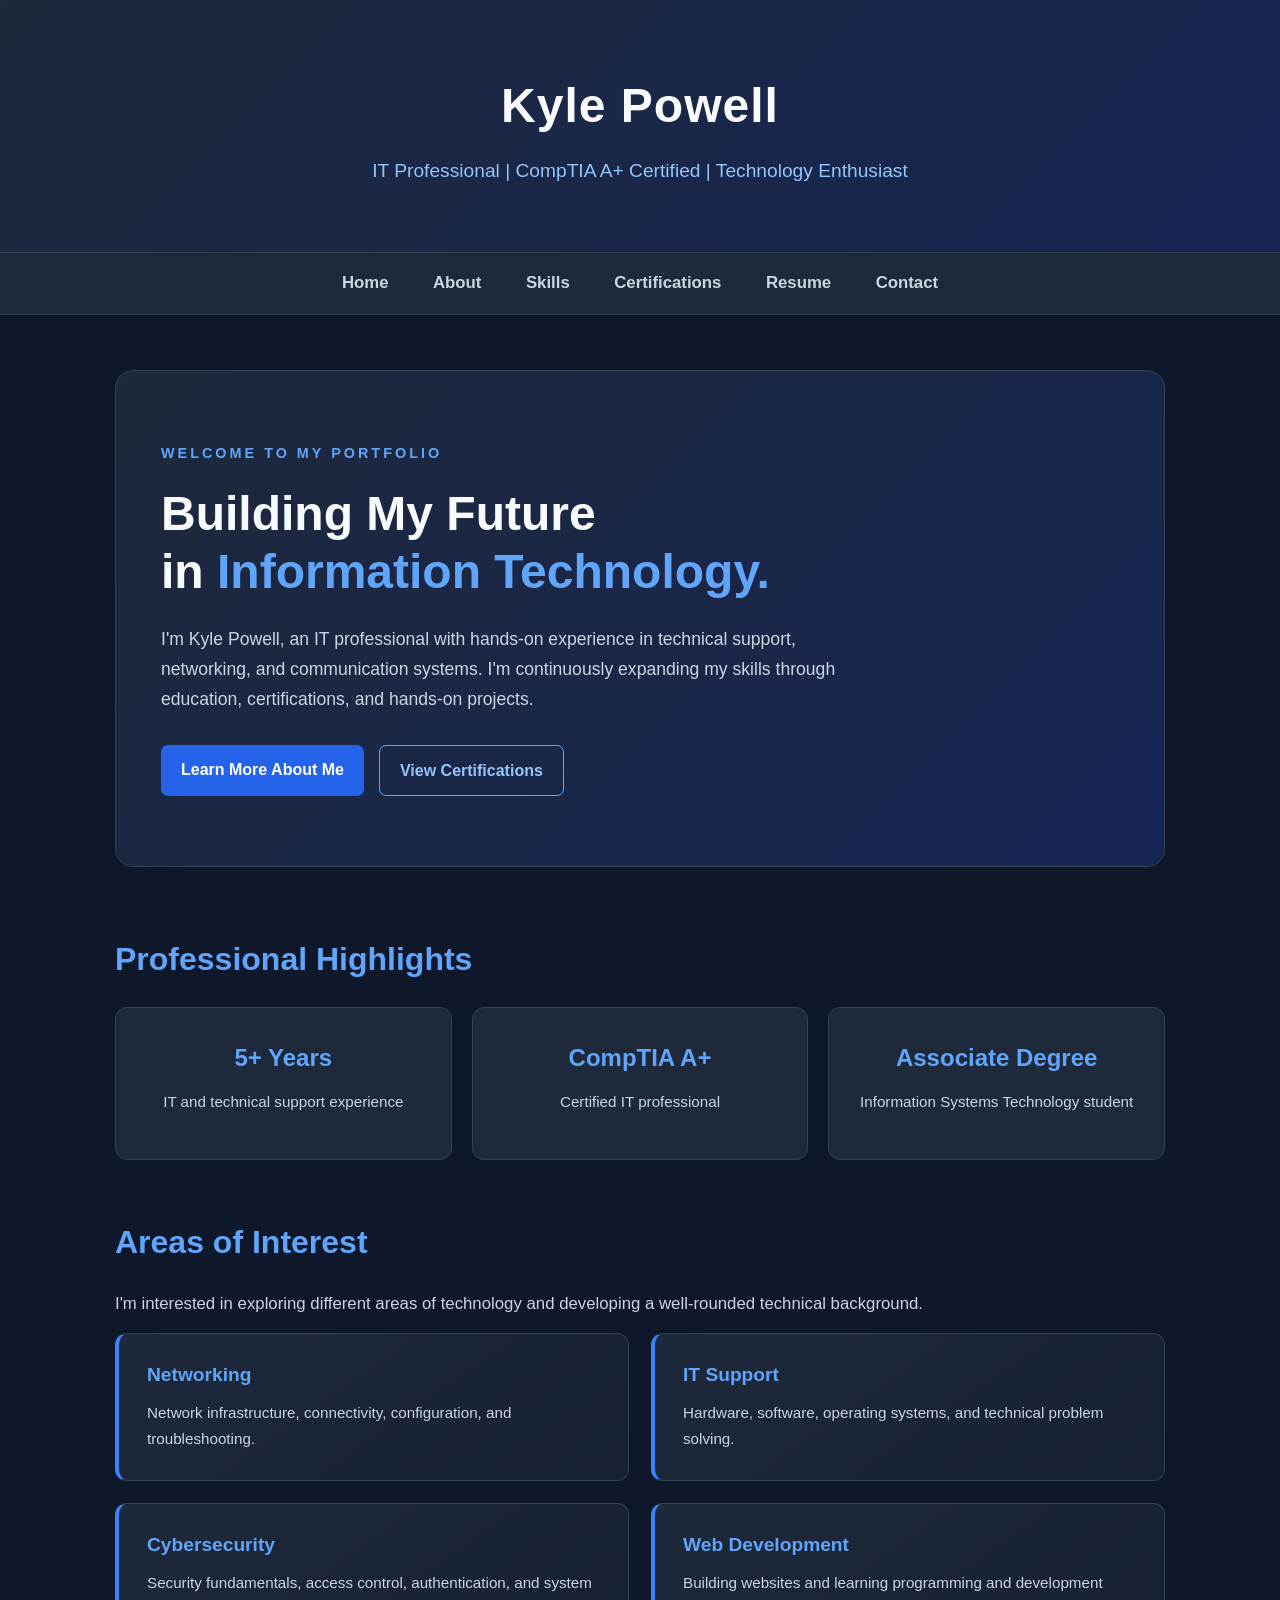
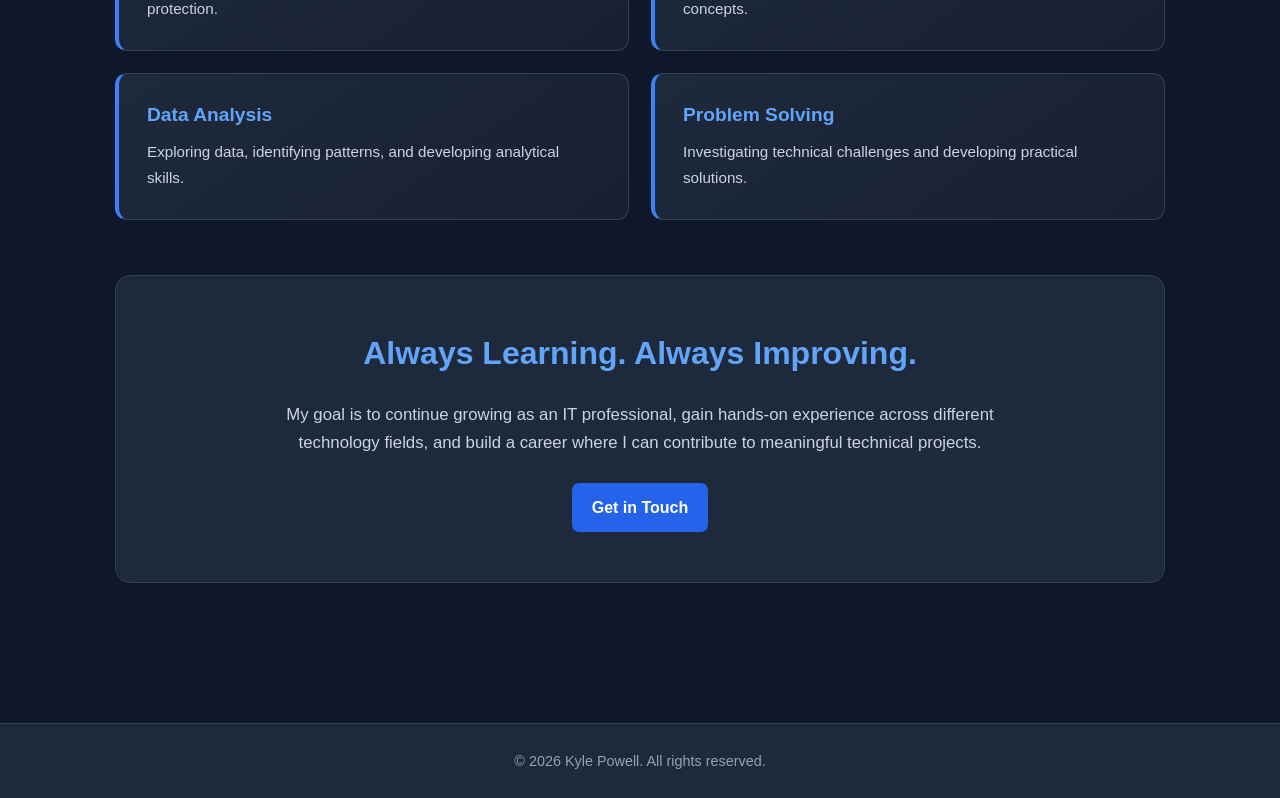
<file: index.html>
<!DOCTYPE html>
<html lang="en">

<head>
    <meta charset="UTF-8">
    <meta name="viewport" content="width=device-width, initial-scale=1.0">
    <title>Kyle Powell | IT Portfolio</title>
    <link rel="stylesheet" href="style.css">
</head>

<body>

    <header>
        <h1>Kyle Powell</h1>
        <p>IT Professional | CompTIA A+ Certified | Technology Enthusiast</p>
    </header>

    <nav>
        <ul>
            <li><a href="index.html">Home</a></li>
            <li><a href="about.html">About</a></li>
            <li><a href="skills.html">Skills</a></li>
            <li><a href="certifications.html">Certifications</a></li>
            <li><a href="resume.html">Resume</a></li>
            <li><a href="contact.html">Contact</a></li>
        </ul>
    </nav>

    <main>

        <!-- Hero Section -->
        <section class="hero">
            <p class="hero-label">WELCOME TO MY PORTFOLIO</p>

            <h2>
                Building My Future<br>
                in <span>Information Technology.</span>
            </h2>

            <p class="hero-description">
                I'm Kyle Powell, an IT professional with hands-on
                experience in technical support, networking, and
                communication systems. I'm continuously expanding
                my skills through education, certifications, and
                hands-on projects.
            </p>

            <div class="hero-actions">
                <a href="about.html" class="project-button">Learn More About Me</a>
                <a href="certifications.html" class="secondary-button">
                    View Certifications
                </a>
            </div>
        </section>

        <!-- Professional Highlights -->
        <section>
            <h2>Professional Highlights</h2>

            <div class="highlights-container">

                <div class="highlight-card">
                    <h3>5+ Years</h3>
                    <p>IT and technical support experience</p>
                </div>

                <div class="highlight-card">
                    <h3>CompTIA A+</h3>
                    <p>Certified IT professional</p>
                </div>

                <div class="highlight-card">
                    <h3>Associate Degree</h3>
                    <p>Information Systems Technology student</p>
                </div>

            </div>
        </section>

        <!-- Areas of Interest -->
        <section>
            <h2>Areas of Interest</h2>

            <p>
                I'm interested in exploring different areas of
                technology and developing a well-rounded technical
                background.
            </p>

            <div class="skills-container">

                <div class="skill">
                    <h3>Networking</h3>
                    <p>
                        Network infrastructure, connectivity,
                        configuration, and troubleshooting.
                    </p>
                </div>

                <div class="skill">
                    <h3>IT Support</h3>
                    <p>
                        Hardware, software, operating systems,
                        and technical problem solving.
                    </p>
                </div>

                <div class="skill">
                    <h3>Cybersecurity</h3>
                    <p>
                        Security fundamentals, access control,
                        authentication, and system protection.
                    </p>
                </div>

                <div class="skill">
                    <h3>Web Development</h3>
                    <p>
                        Building websites and learning
                        programming and development concepts.
                    </p>
                </div>

                <div class="skill">
                    <h3>Data Analysis</h3>
                    <p>
                        Exploring data, identifying patterns,
                        and developing analytical skills.
                    </p>
                </div>

                <div class="skill">
                    <h3>Problem Solving</h3>
                    <p>
                        Investigating technical challenges
                        and developing practical solutions.
                    </p>
                </div>

            </div>
        </section>

        <!-- Career Goals -->
        <section class="career-section">
            <h2>Always Learning. Always Improving.</h2>

            <p>
                My goal is to continue growing as an IT professional,
                gain hands-on experience across different technology
                fields, and build a career where I can contribute to
                meaningful technical projects.
            </p>

            <a href="contact.html" class="project-button">
                Get in Touch
            </a>
        </section>

    </main>

    <footer>
        <p>&copy; 2026 Kyle Powell. All rights reserved.</p>
    </footer>

</body>
</html>
</file>
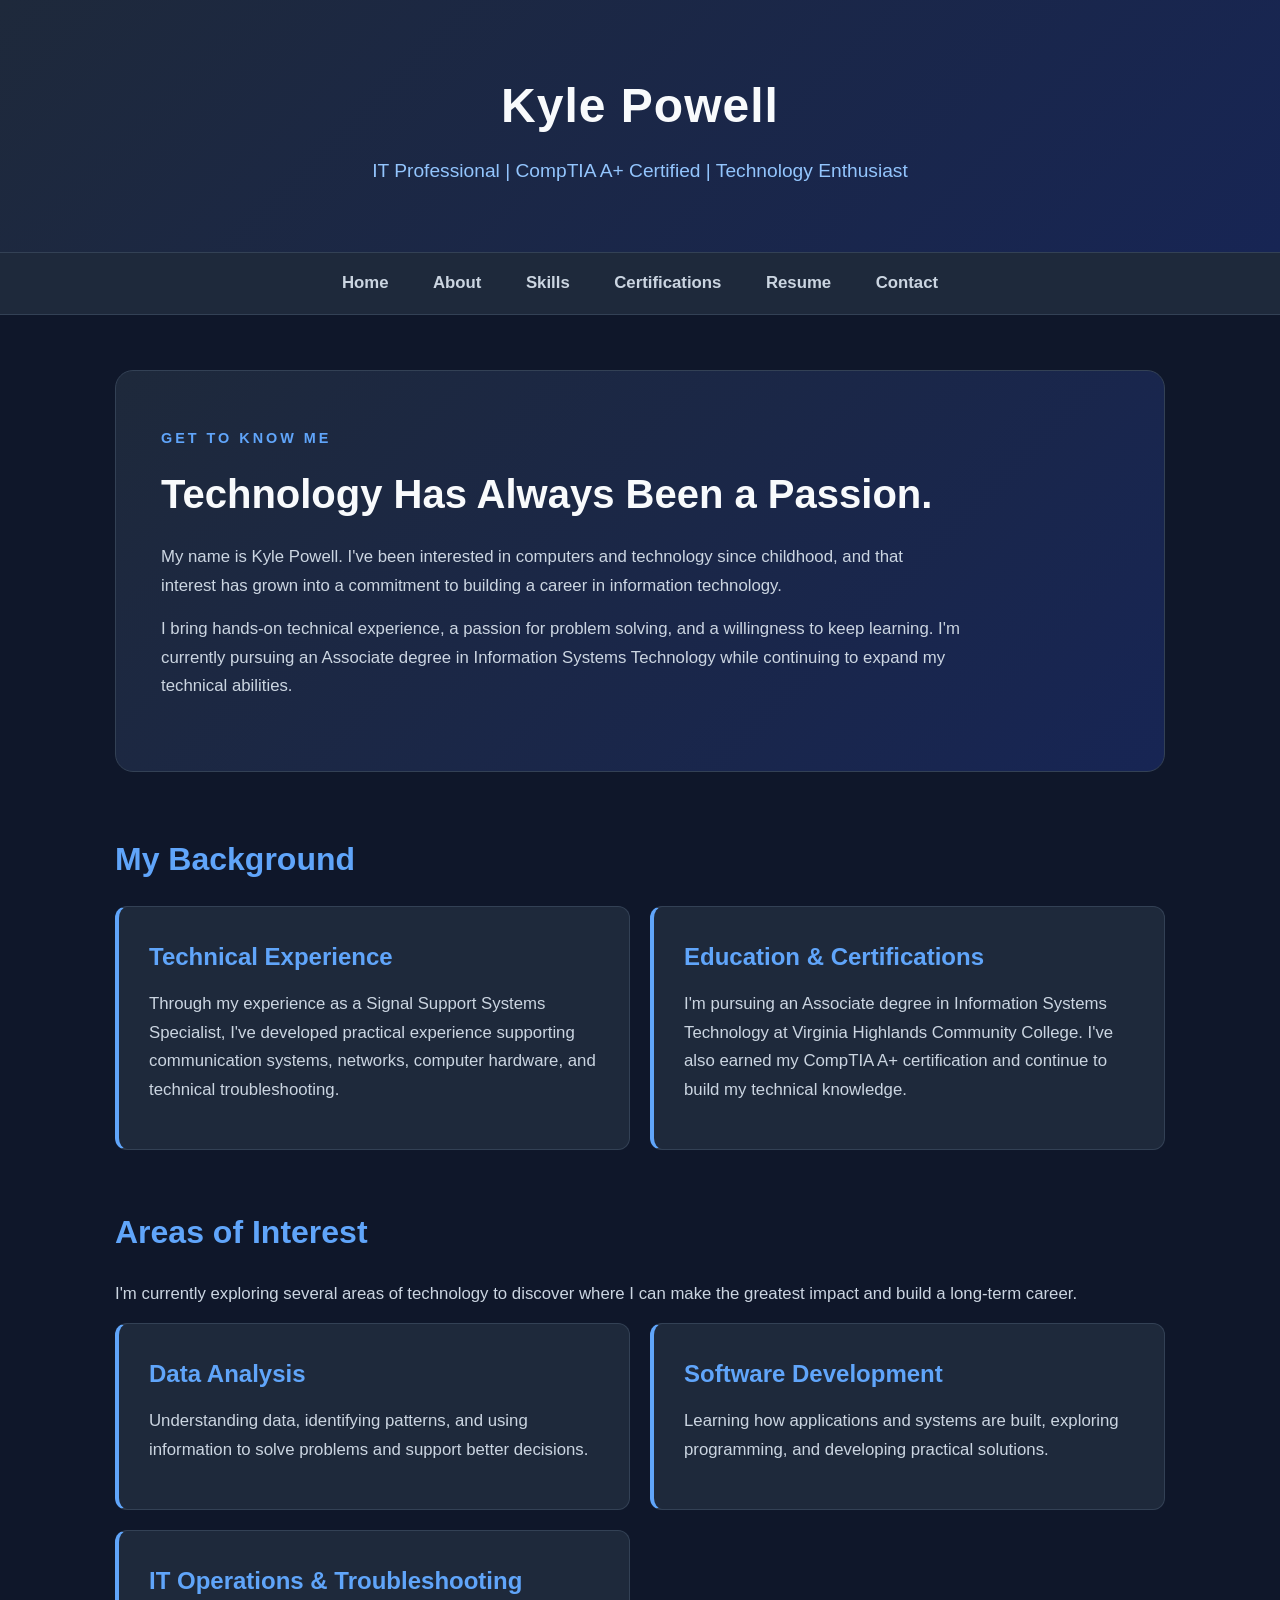
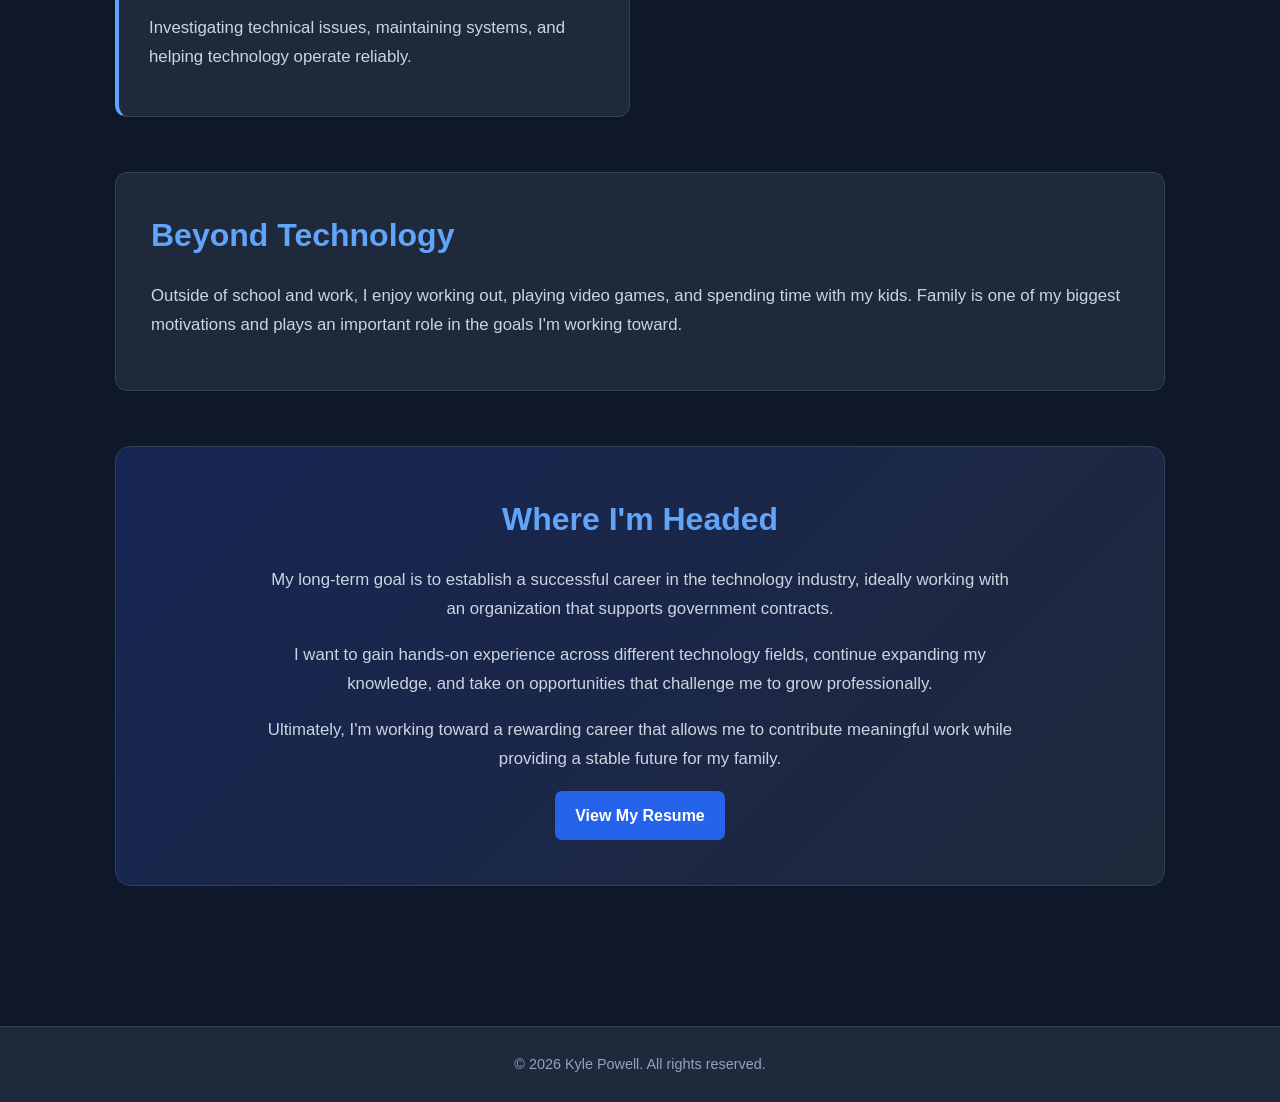
<file: about.html>
<!DOCTYPE html>
<html lang="en">

<head>
    <meta charset="UTF-8">
    <meta name="viewport" content="width=device-width, initial-scale=1.0">
    <title>About Me | Kyle Powell</title>
    <link rel="stylesheet" href="style.css">
</head>

<body>

    <header>
        <h1>Kyle Powell</h1>
        <p>IT Professional | CompTIA A+ Certified | Technology Enthusiast</p>
    </header>

    <nav>
        <ul>
            <li><a href="index.html">Home</a></li>
            <li><a href="about.html">About</a></li>
            <li><a href="skills.html">Skills</a></li>
            <li><a href="certifications.html">Certifications</a></li>
            <li><a href="resume.html">Resume</a></li>
            <li><a href="contact.html">Contact</a></li>
        </ul>
    </nav>

    <main>

        <!-- About Introduction -->
        <section class="about-hero">
            <p class="hero-label">GET TO KNOW ME</p>

            <h2>Technology Has Always Been a Passion.</h2>

            <p>
                My name is Kyle Powell. I've been interested in
                computers and technology since childhood, and
                that interest has grown into a commitment to
                building a career in information technology.
            </p>

            <p>
                I bring hands-on technical experience, a passion
                for problem solving, and a willingness to keep
                learning. I'm currently pursuing an Associate
                degree in Information Systems Technology while
                continuing to expand my technical abilities.
            </p>
        </section>

        <!-- Experience -->
        <section>
            <h2>My Background</h2>

            <div class="about-grid">

                <article class="about-card">
                    <h3>Technical Experience</h3>
                    <p>
                        Through my experience as a Signal Support
                        Systems Specialist, I've developed
                        practical experience supporting
                        communication systems, networks,
                        computer hardware, and technical
                        troubleshooting.
                    </p>
                </article>

                <article class="about-card">
                    <h3>Education & Certifications</h3>
                    <p>
                        I'm pursuing an Associate degree in
                        Information Systems Technology at
                        Virginia Highlands Community College.
                        I've also earned my CompTIA A+
                        certification and continue to build
                        my technical knowledge.
                    </p>
                </article>

            </div>
        </section>

        <!-- Interests -->
        <section>
            <h2>Areas of Interest</h2>

            <p>
                I'm currently exploring several areas of
                technology to discover where I can make the
                greatest impact and build a long-term career.
            </p>

            <div class="about-grid">

                <article class="about-card">
                    <h3>Data Analysis</h3>
                    <p>
                        Understanding data, identifying patterns,
                        and using information to solve problems
                        and support better decisions.
                    </p>
                </article>

                <article class="about-card">
                    <h3>Software Development</h3>
                    <p>
                        Learning how applications and systems
                        are built, exploring programming, and
                        developing practical solutions.
                    </p>
                </article>

                <article class="about-card">
                    <h3>IT Operations & Troubleshooting</h3>
                    <p>
                        Investigating technical issues,
                        maintaining systems, and helping
                        technology operate reliably.
                    </p>
                </article>

            </div>
        </section>

        <!-- Personal Interests -->
        <section class="about-story">
            <h2>Beyond Technology</h2>

            <p>
                Outside of school and work, I enjoy working out,
                playing video games, and spending time with my
                kids. Family is one of my biggest motivations
                and plays an important role in the goals I'm
                working toward.
            </p>
        </section>

        <!-- Career Goals -->
        <section class="about-cta">
            <h2>Where I'm Headed</h2>

            <p>
                My long-term goal is to establish a successful
                career in the technology industry, ideally
                working with an organization that supports
                government contracts.
            </p>

            <p>
                I want to gain hands-on experience across
                different technology fields, continue expanding
                my knowledge, and take on opportunities that
                challenge me to grow professionally.
            </p>

            <p>
                Ultimately, I'm working toward a rewarding
                career that allows me to contribute meaningful
                work while providing a stable future for my family.
            </p>

            <a href="resume.html" class="project-button">
                View My Resume
            </a>
        </section>

    </main>

    <footer>
        <p>&copy; 2026 Kyle Powell. All rights reserved.</p>
    </footer>

</body>
</html>
</file>
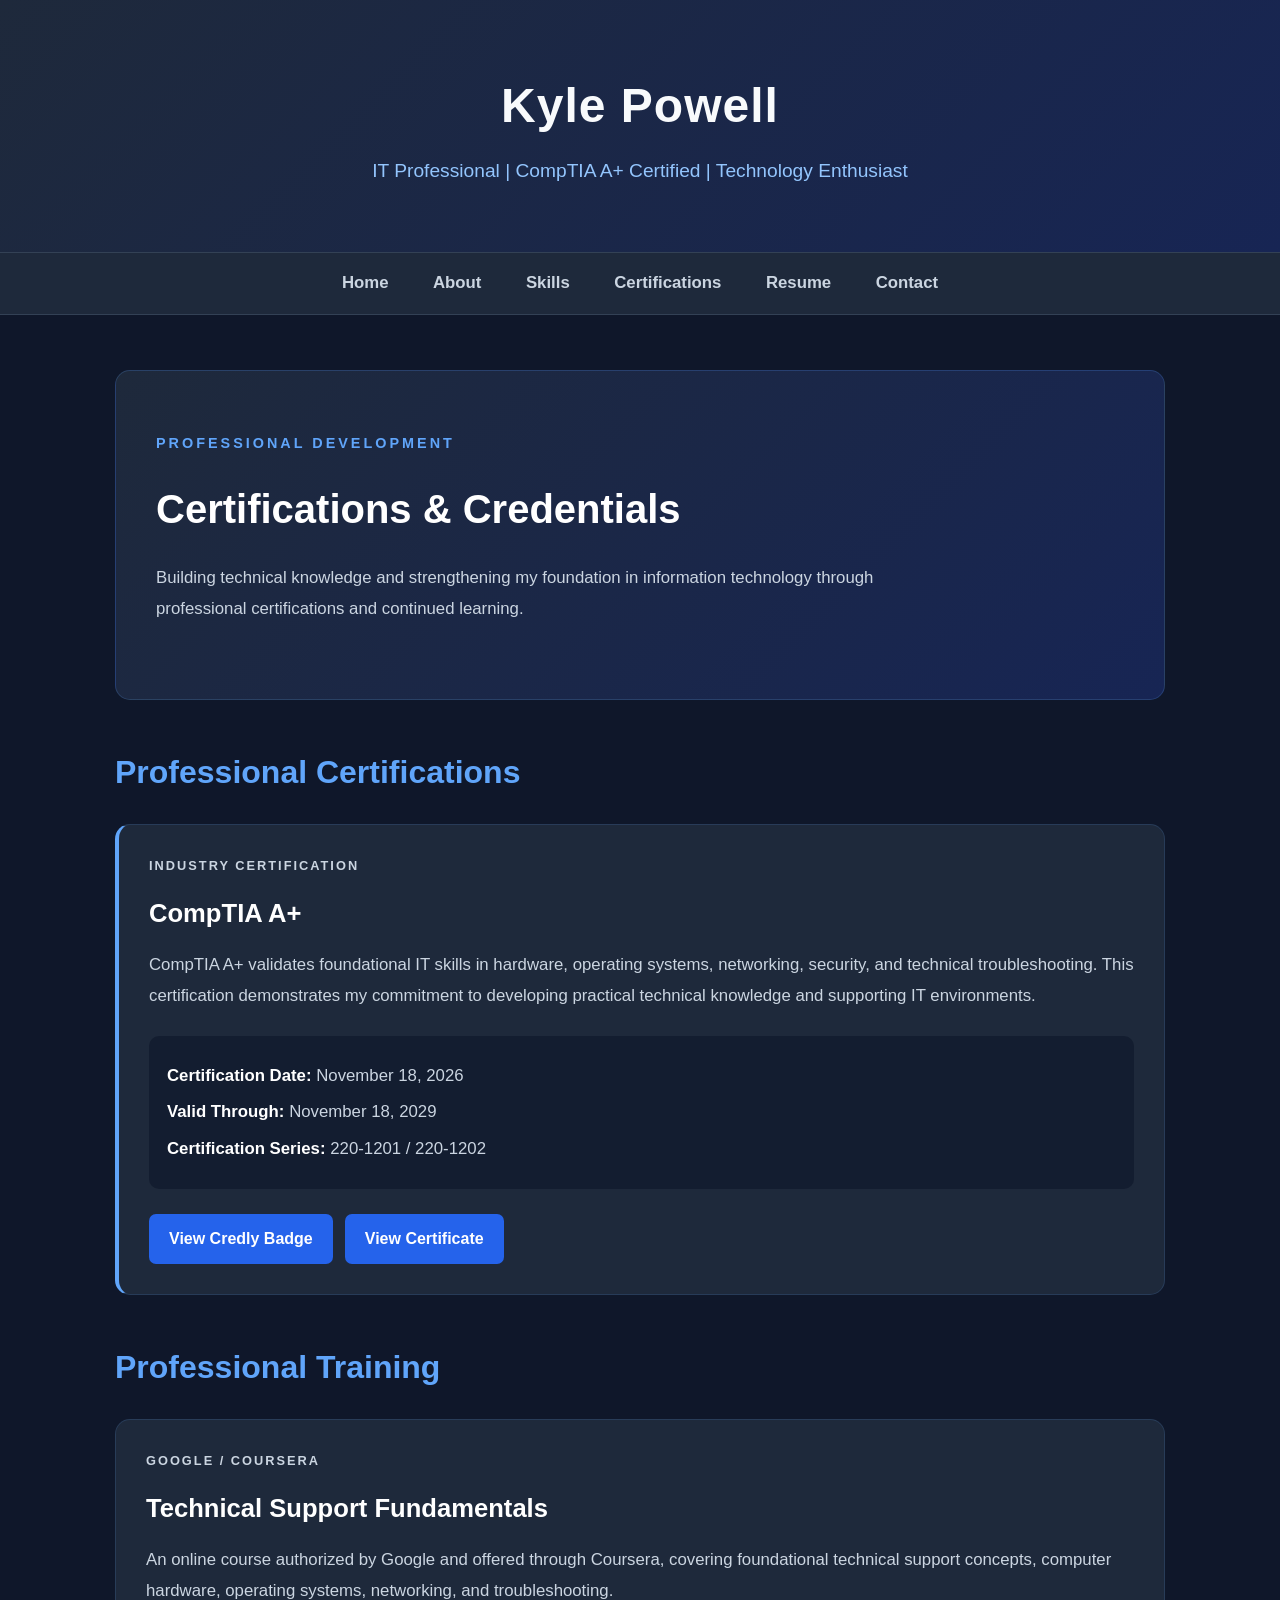
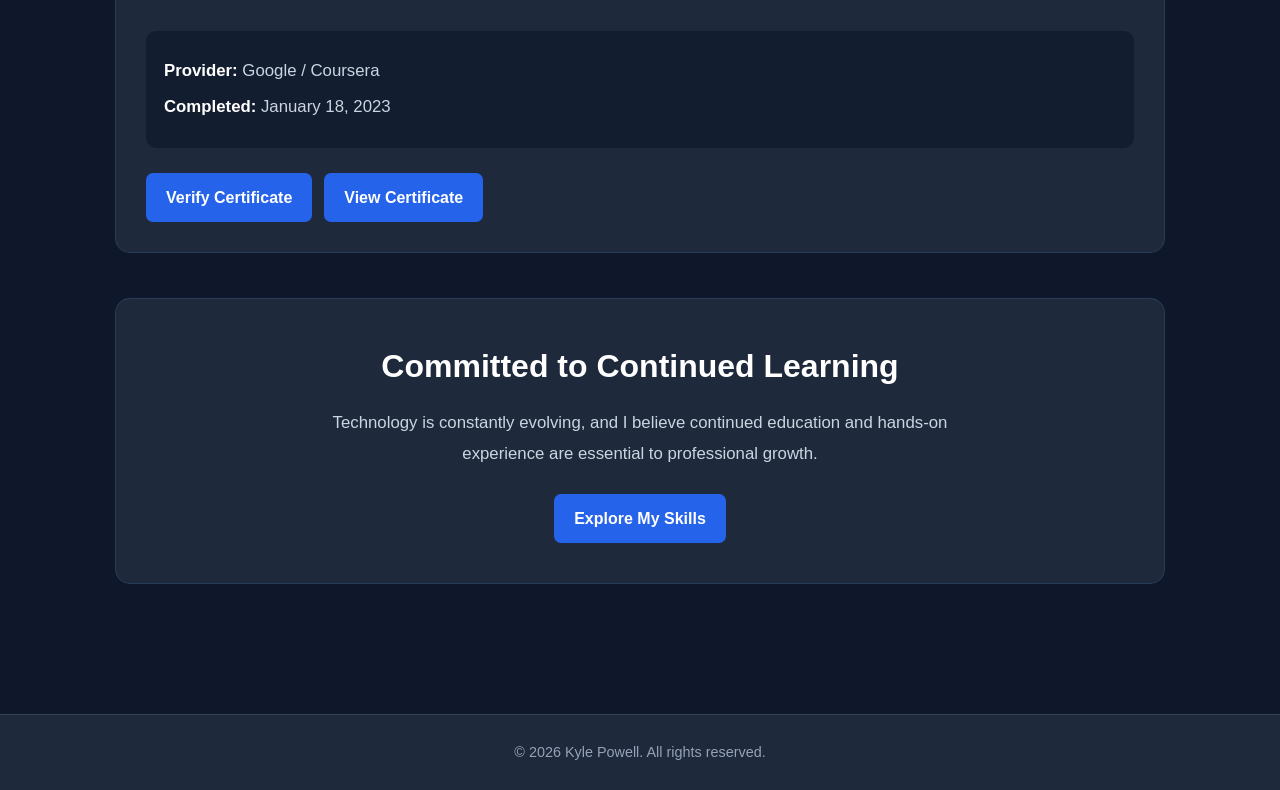
<file: certifications.html>
<!DOCTYPE html>
<html lang="en">

<head>
    <meta charset="UTF-8">
    <meta name="viewport" content="width=device-width, initial-scale=1.0">
    <title>Certifications | Kyle Powell</title>
    <link rel="stylesheet" href="style.css">
</head>

<body>

    <header>
        <h1>Kyle Powell</h1>
        <p>IT Professional | CompTIA A+ Certified | Technology Enthusiast</p>
    </header>

    <nav>
        <ul>
            <li><a href="index.html">Home</a></li>
            <li><a href="about.html">About</a></li>
            <li><a href="skills.html">Skills</a></li>
            <li><a href="certifications.html">Certifications</a></li>
            <li><a href="resume.html">Resume</a></li>
            <li><a href="contact.html">Contact</a></li>
        </ul>
    </nav>

    <main>

        <section class="certifications-hero">
            <p class="hero-label">PROFESSIONAL DEVELOPMENT</p>
            <h2>Certifications & Credentials</h2>
            <p>
                Building technical knowledge and strengthening my
                foundation in information technology through
                professional certifications and continued learning.
            </p>
        </section>

        <section class="certifications-section">
            <h2>Professional Certifications</h2>

            <article class="certification-card featured-certification">
                <p class="certification-label">INDUSTRY CERTIFICATION</p>

                <h3>CompTIA A+</h3>

                <p>
                    CompTIA A+ validates foundational IT skills in
                    hardware, operating systems, networking, security,
                    and technical troubleshooting. This certification
                    demonstrates my commitment to developing practical
                    technical knowledge and supporting IT environments.
                </p>

                <div class="certification-details">
                    <p><strong>Certification Date:</strong> November 18, 2026</p>
                    <p><strong>Valid Through:</strong> November 18, 2029</p>
                    <p><strong>Certification Series:</strong> 220-1201 / 220-1202</p>
                </div>

                <div class="certification-actions">
                    <a class="project-button"
                       href="https://www.credly.com/badges/3cd593f9-0989-487c-bdbc-c44714e122fb/public_url"
                       target="_blank"
                       rel="noopener noreferrer">
                        View Credly Badge
                    </a>

                    <a class="project-button"
                       href="CompTIA-A-Plus-Certificate.pdf"
                       target="_blank">
                        View Certificate
                    </a>
                </div>
            </article>

        </section>

        <section class="certifications-section">
            <h2>Professional Training</h2>

            <article class="certification-card">
                <p class="certification-label">GOOGLE / COURSERA</p>

                <h3>Technical Support Fundamentals</h3>

                <p>
                    An online course authorized by Google and offered
                    through Coursera, covering foundational technical
                    support concepts, computer hardware, operating
                    systems, networking, and troubleshooting.
                </p>

                <div class="certification-details">
                    <p><strong>Provider:</strong> Google / Coursera</p>
                    <p><strong>Completed:</strong> January 18, 2023</p>
                </div>

                <div class="certification-actions">
                    <a class="project-button"
                       href="https://coursera.org/share/0ca189f17db324997e107d14a21c9ce7"
                       target="_blank"
                       rel="noopener noreferrer">
                        Verify Certificate
                    </a>

                    <a class="project-button"
                       href="Google-Technical-Support-Fundamentals.pdf"
                       target="_blank">
                        View Certificate
                    </a>
                </div>
            </article>

        </section>

        <section class="certifications-cta">
            <h2>Committed to Continued Learning</h2>
            <p>
                Technology is constantly evolving, and I believe
                continued education and hands-on experience are
                essential to professional growth.
            </p>
            <a class="project-button" href="skills.html">
                Explore My Skills
            </a>
        </section>

    </main>

    <footer>
        <p>&copy; 2026 Kyle Powell. All rights reserved.</p>
    </footer>

</body>
</html>
</file>
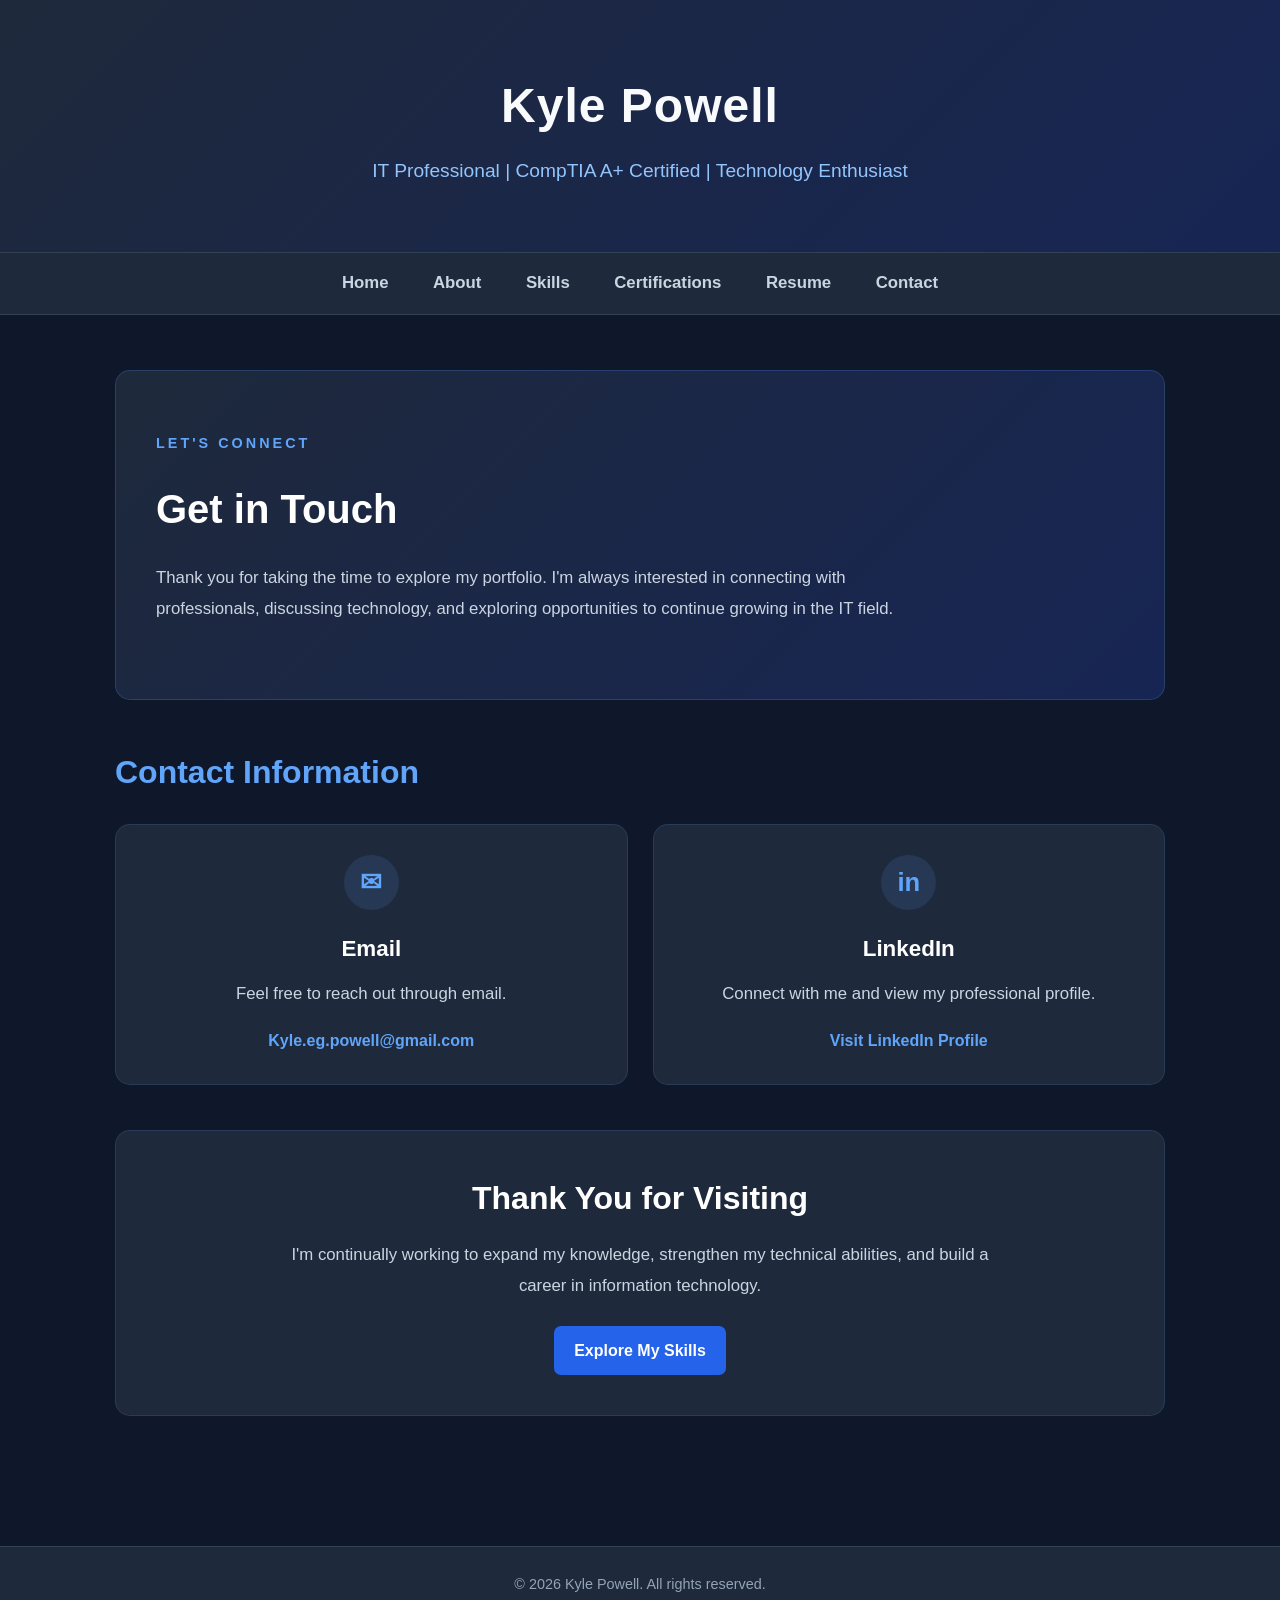
<file: contact.html>
<!DOCTYPE html>
<html lang="en">

<head>
    <meta charset="UTF-8">
    <meta name="viewport" content="width=device-width, initial-scale=1.0">
    <title>Contact | Kyle Powell</title>
    <link rel="stylesheet" href="style.css">
</head>

<body>

    <header>
        <h1>Kyle Powell</h1>
        <p>IT Professional | CompTIA A+ Certified | Technology Enthusiast</p>
    </header>

    <nav>
        <ul>
            <li><a href="index.html">Home</a></li>
            <li><a href="about.html">About</a></li>
            <li><a href="skills.html">Skills</a></li>
            <li><a href="certifications.html">Certifications</a></li>
            <li><a href="resume.html">Resume</a></li>
            <li><a href="contact.html">Contact</a></li>
        </ul>
    </nav>

    <main>

        <section class="contact-hero">
            <p class="hero-label">LET'S CONNECT</p>
            <h2>Get in Touch</h2>
            <p>
                Thank you for taking the time to explore my portfolio.
                I'm always interested in connecting with professionals,
                discussing technology, and exploring opportunities
                to continue growing in the IT field.
            </p>
        </section>

        <section class="contact-section">
            <h2>Contact Information</h2>

            <div class="contact-container">

                <div class="contact-card">
                    <div class="contact-icon">
                        <span>&#9993;</span>
                    </div>
                    <h3>Email</h3>
                    <p>
                        Feel free to reach out through email.
                    </p>
                    <a href="mailto:kyle.eg.powell@gmail.com">
                        Kyle.eg.powell@gmail.com
                    </a>
                </div>

                <div class="contact-card">
                    <div class="contact-icon">
                        <span>in</span>
                    </div>
                    <h3>LinkedIn</h3>
                    <p>
                        Connect with me and view my professional profile.
                    </p>
                    <a
                        href="https://www.linkedin.com/in/kyle-powell-a4921832a/"
                        target="_blank"
                        rel="noopener noreferrer">
                        Visit LinkedIn Profile
                    </a>
                </div>

            </div>
        </section>

        <section class="contact-cta">
            <h2>Thank You for Visiting</h2>
            <p>
                I'm continually working to expand my knowledge,
                strengthen my technical abilities, and build a
                career in information technology.
            </p>
            <a class="project-button" href="skills.html">
                Explore My Skills
            </a>
        </section>

    </main>

    <footer>
        <p>&copy; 2026 Kyle Powell. All rights reserved.</p>
    </footer>

</body>
</html>
</file>
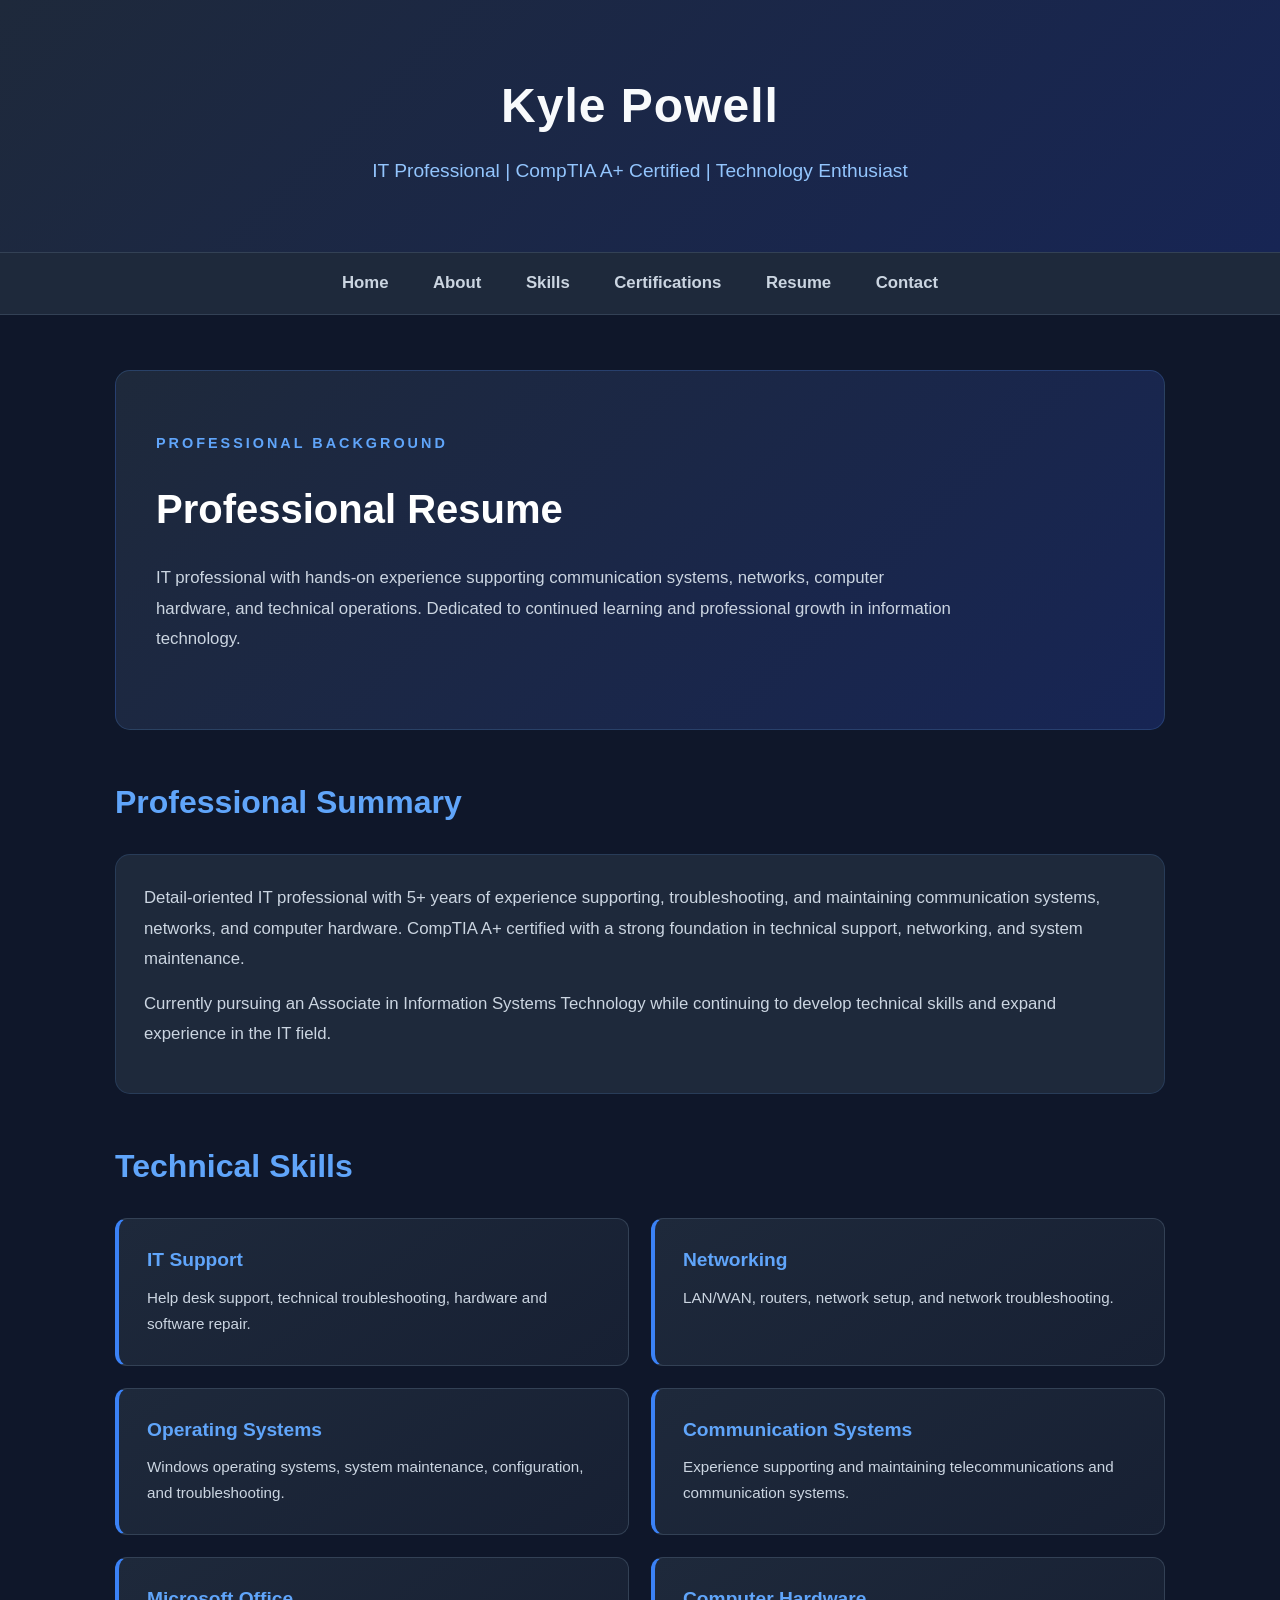
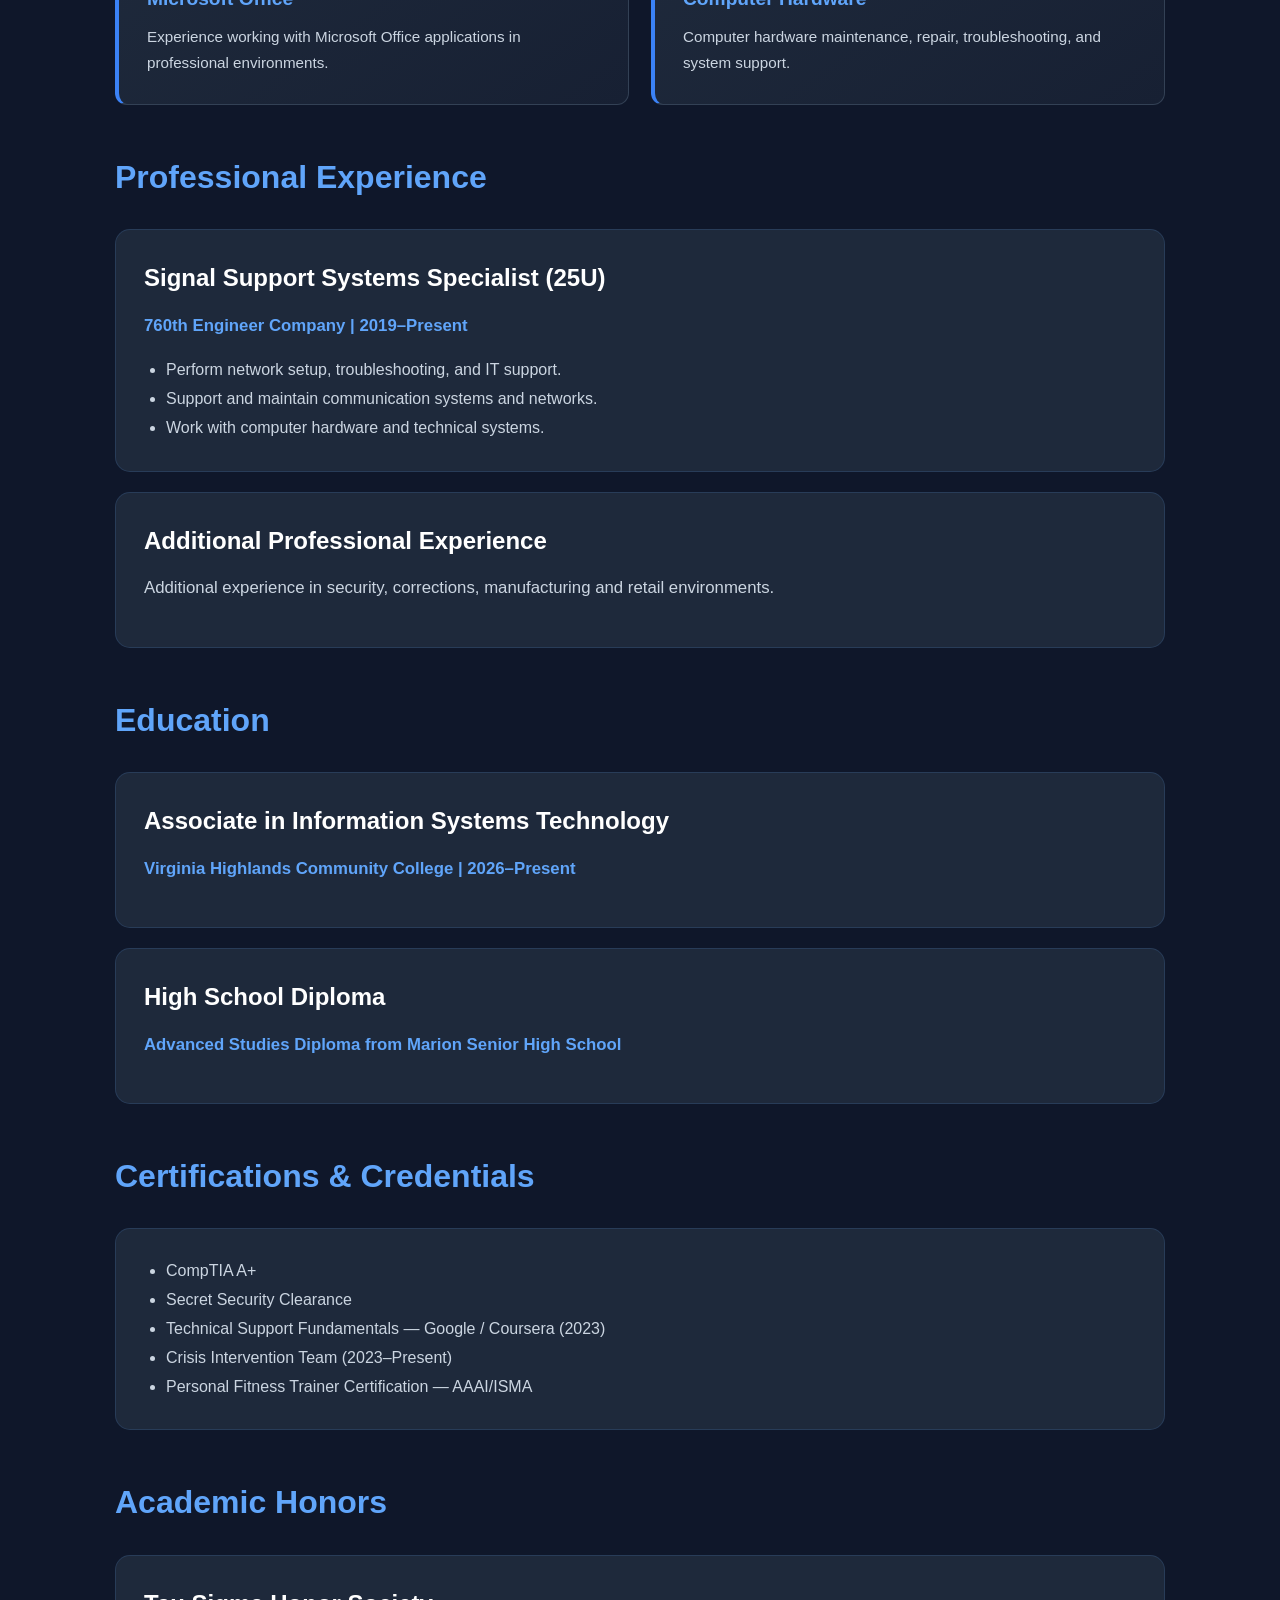
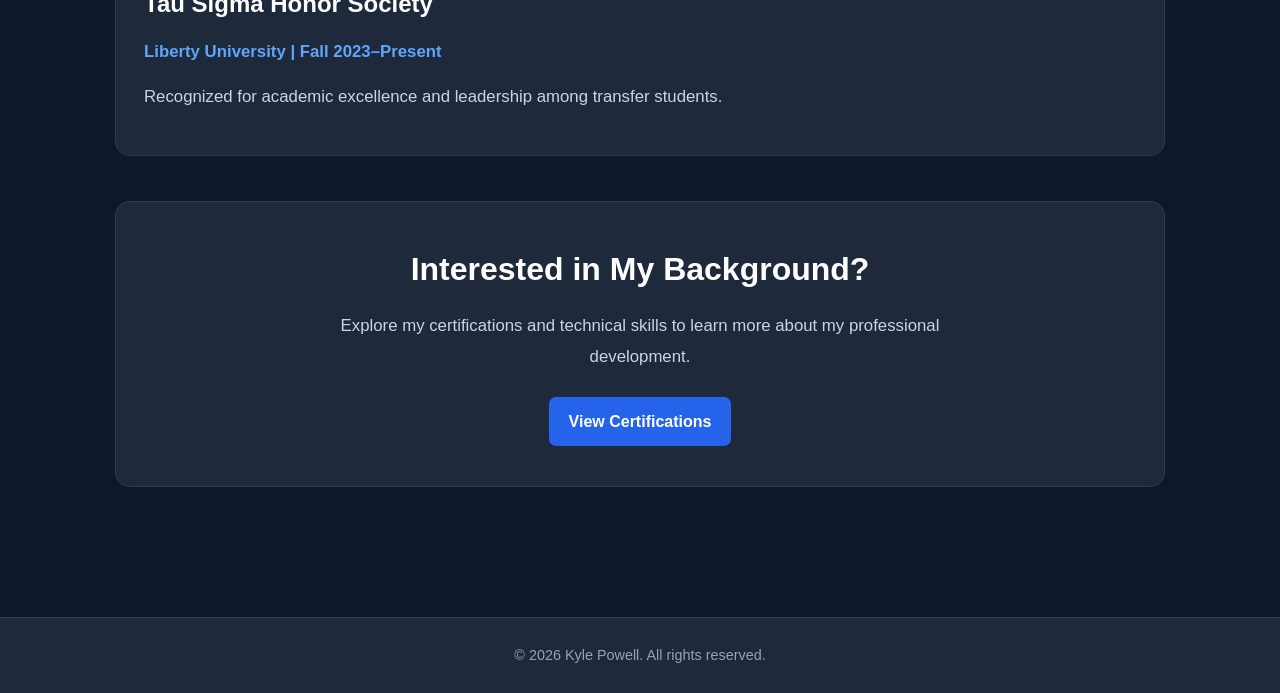
<file: resume.html>
<!DOCTYPE html>
<html lang="en">

<head>
    <meta charset="UTF-8">
    <meta name="viewport" content="width=device-width, initial-scale=1.0">
    <title>Professional Resume | Kyle Powell</title>
    <link rel="stylesheet" href="style.css">
</head>

<body>

    <header>
        <h1>Kyle Powell</h1>
        <p>IT Professional | CompTIA A+ Certified | Technology Enthusiast</p>
    </header>

    <nav>
        <ul>
            <li><a href="index.html">Home</a></li>
            <li><a href="about.html">About</a></li>
            <li><a href="skills.html">Skills</a></li>
            <li><a href="certifications.html">Certifications</a></li>
            <li><a href="resume.html">Resume</a></li>
            <li><a href="contact.html">Contact</a></li>
        </ul>
    </nav>

    <main>

        <section class="resume-hero">
            <p class="hero-label">PROFESSIONAL BACKGROUND</p>
            <h2>Professional Resume</h2>
            <p>
                IT professional with hands-on experience supporting
                communication systems, networks, computer hardware,
                and technical operations. Dedicated to continued
                learning and professional growth in information technology.
            </p>
        </section>

        <section class="resume-section">
            <h2>Professional Summary</h2>
            <article class="resume-card">
                <p>
                    Detail-oriented IT professional with 5+ years of
                    experience supporting, troubleshooting, and
                    maintaining communication systems, networks, and
                    computer hardware. CompTIA A+ certified with a
                    strong foundation in technical support, networking,
                    and system maintenance.
                </p>
                <p>
                    Currently pursuing an Associate in Information
                    Systems Technology while continuing to develop
                    technical skills and expand experience in the IT field.
                </p>
            </article>
        </section>

        <section class="resume-section">
            <h2>Technical Skills</h2>

            <div class="skills-container">

                <div class="skill">
                    <h3>IT Support</h3>
                    <p>
                        Help desk support, technical troubleshooting,
                        hardware and software repair.
                    </p>
                </div>

                <div class="skill">
                    <h3>Networking</h3>
                    <p>
                        LAN/WAN, routers, network setup, and network
                        troubleshooting.
                    </p>
                </div>

                <div class="skill">
                    <h3>Operating Systems</h3>
                    <p>
                        Windows operating systems, system maintenance,
                        configuration, and troubleshooting.
                    </p>
                </div>

                <div class="skill">
                    <h3>Communication Systems</h3>
                    <p>
                        Experience supporting and maintaining
                        telecommunications and communication systems.
                    </p>
                </div>

                <div class="skill">
                    <h3>Microsoft Office</h3>
                    <p>
                        Experience working with Microsoft Office
                        applications in professional environments.
                    </p>
                </div>

                <div class="skill">
                    <h3>Computer Hardware</h3>
                    <p>
                        Computer hardware maintenance, repair,
                        troubleshooting, and system support.
                    </p>
                </div>

            </div>
        </section>

        <section class="resume-section">
            <h2>Professional Experience</h2>

            <article class="resume-card">
                <h3>Signal Support Systems Specialist (25U)</h3>
                <p class="resume-meta">
                    760th Engineer Company | 2019–Present
                </p>

                <ul>
                    <li>Perform network setup, troubleshooting, and IT support.</li>
                    <li>Support and maintain communication systems and networks.</li>
                    <li>Work with computer hardware and technical systems.</li>
                </ul>
            </article>

            <article class="resume-card">
                <h3>Additional Professional Experience</h3>
                <p>
                    Additional experience in security, corrections,
                    manufacturing and retail environments.
                </p>
            </article>
        </section>


        <section class="resume-section">
            <h2>Education</h2>

            <article class="resume-card">
                <h3>Associate in Information Systems Technology</h3>
                <p class="resume-meta">
                    Virginia Highlands Community College | 2026–Present
                </p>
            </article>

            <article class="resume-card">
                <h3>High School Diploma</h3>

                <p class="resume-meta">
                   Advanced Studies Diploma from Marion Senior High School
                </p>
            </article>
        </section>

        <section class="resume-section">
            <h2>Certifications & Credentials</h2>

            <article class="resume-card">
                <ul>
                    <li>CompTIA A+</li>
                    <li>Secret Security Clearance</li>
                    <li>Technical Support Fundamentals — Google / Coursera (2023)</li>
                    <li>Crisis Intervention Team (2023–Present)</li>
                    <li>Personal Fitness Trainer Certification — AAAI/ISMA</li>
                </ul>
            </article>
        </section>

        <section class="resume-section">
            <h2>Academic Honors</h2>

            <article class="resume-card">
                <h3>Tau Sigma Honor Society</h3>
                <p class="resume-meta">
                    Liberty University | Fall 2023–Present
                </p>
                <p>
                    Recognized for academic excellence and leadership
                    among transfer students.
                </p>
            </article>
        </section>

        <section class="resume-cta">
            <h2>Interested in My Background?</h2>
            <p>
                Explore my certifications and technical skills
                to learn more about my professional development.
            </p>
            <a class="project-button" href="certifications.html">
                View Certifications
            </a>
        </section>

    </main>

    <footer>
        <p>&copy; 2026 Kyle Powell. All rights reserved.</p>
    </footer>

</body>
</html>
</file>
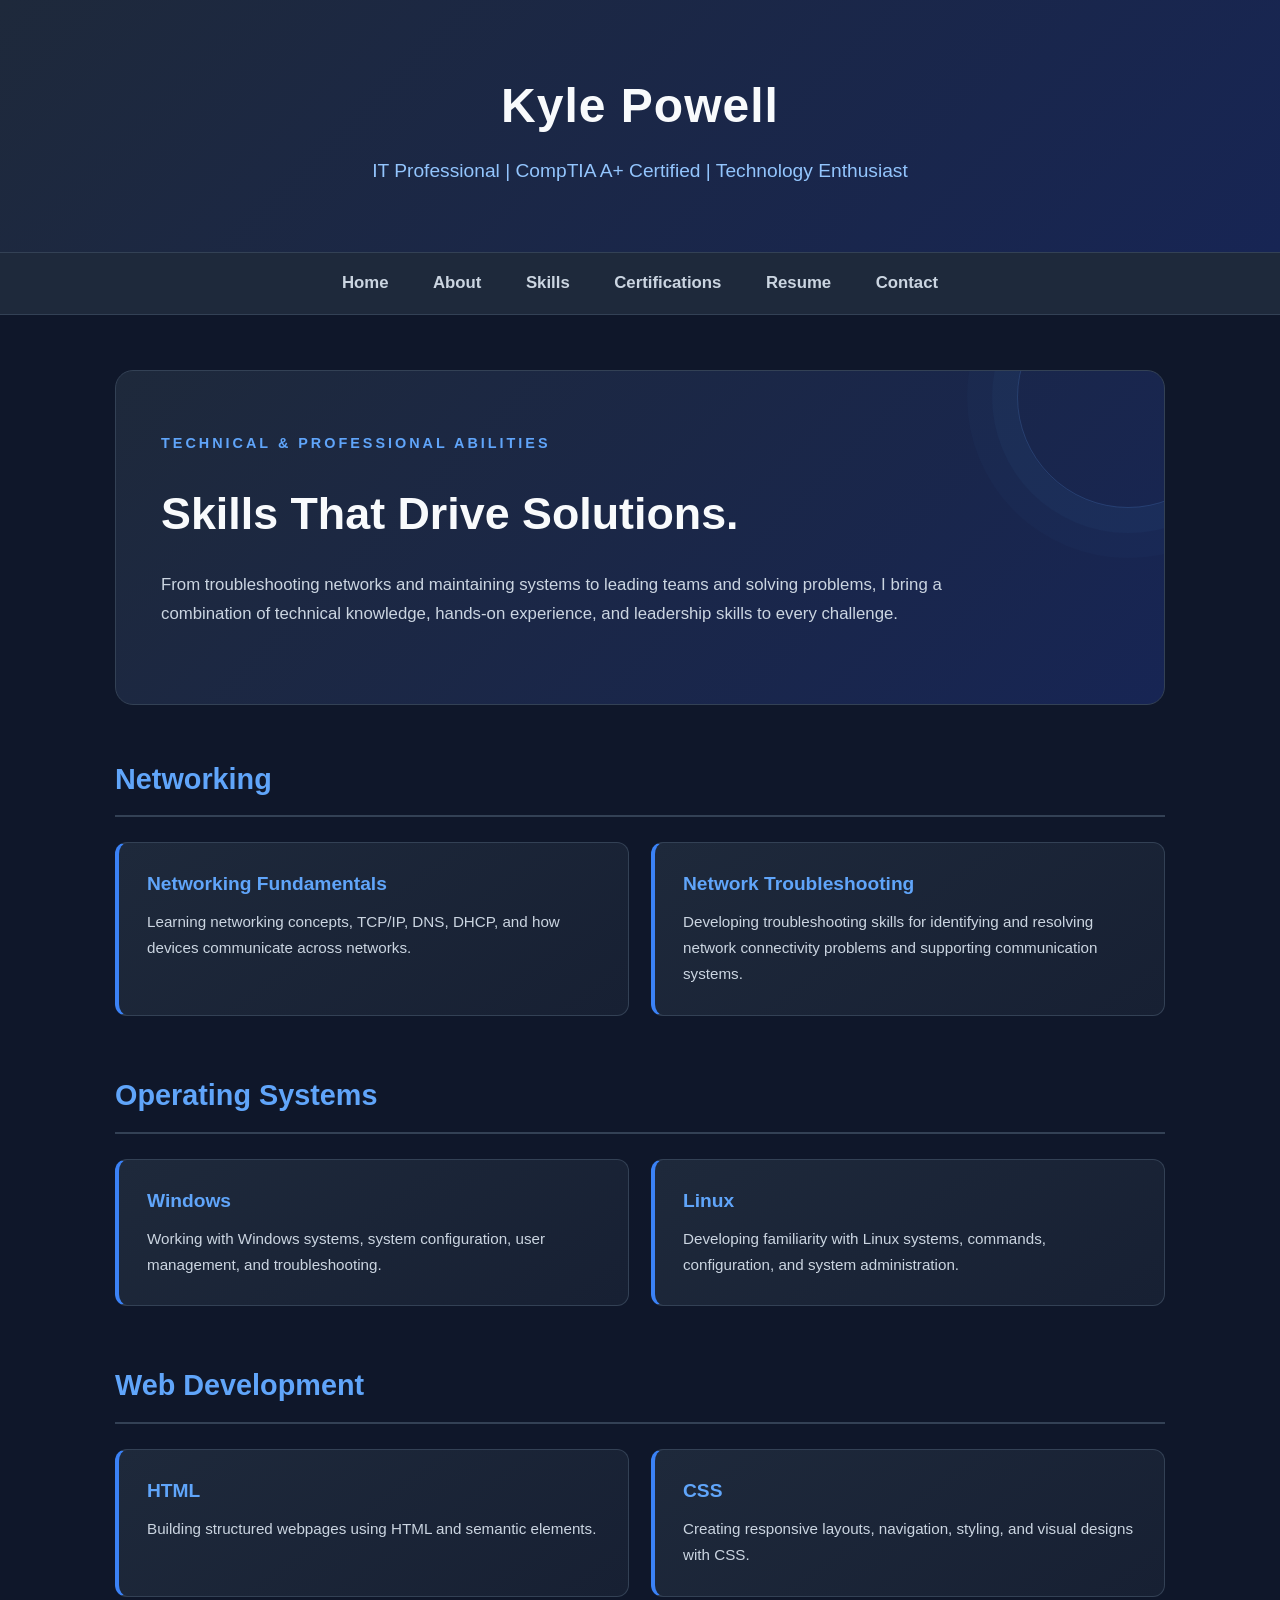
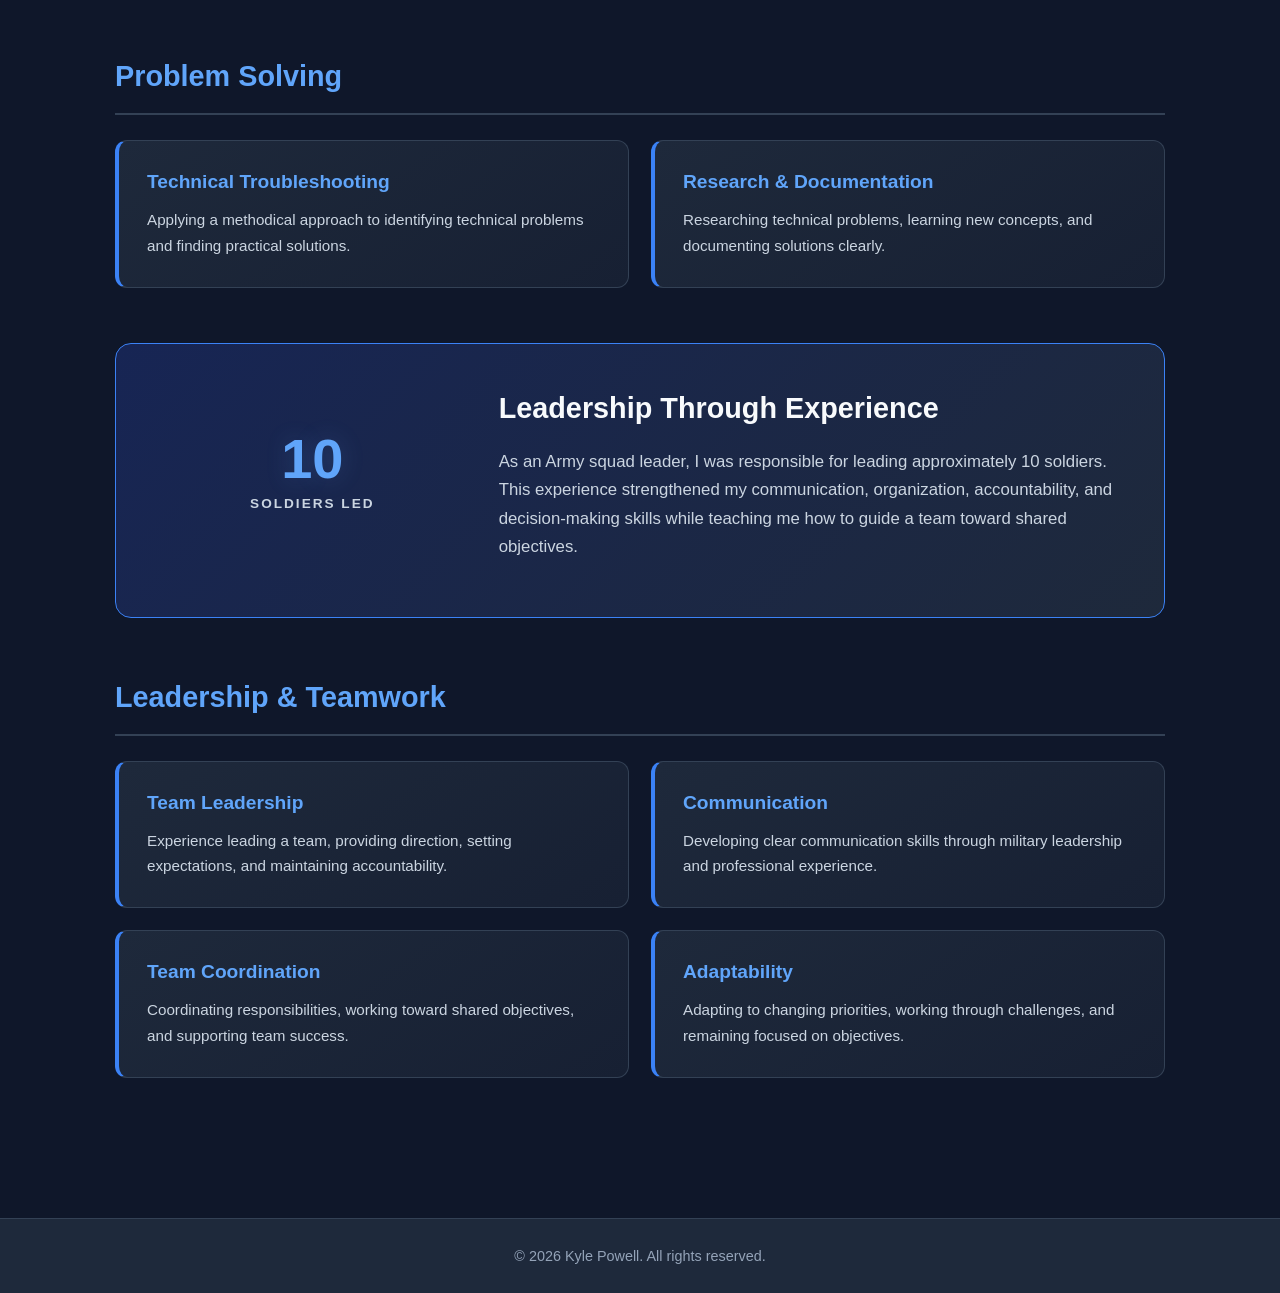
<file: skills.html>
<!DOCTYPE html>
<html lang="en">

<head>
    <meta charset="UTF-8">
    <meta name="viewport" content="width=device-width, initial-scale=1.0">
    <title>Skills | Kyle Powell</title>
    <link rel="stylesheet" href="style.css">
</head>

<body>

    <header>
        <h1>Kyle Powell</h1>
        <p>IT Professional | CompTIA A+ Certified | Technology Enthusiast</p>
    </header>

    <nav>
        <ul>
            <li><a href="index.html">Home</a></li>
            <li><a href="about.html">About</a></li>
            <li><a href="skills.html">Skills</a></li>
            <li><a href="certifications.html">Certifications</a></li>
            <li><a href="resume.html">Resume</a></li>
            <li><a href="contact.html">Contact</a></li>
        </ul>
    </nav>

    <main>

        <!-- Skills Introduction -->
        <section class="skills-hero">
            <p class="hero-label">TECHNICAL & PROFESSIONAL ABILITIES</p>
            <h2>Skills That Drive Solutions.</h2>
            <p>
                From troubleshooting networks and maintaining systems
                to leading teams and solving problems, I bring a combination
                of technical knowledge, hands-on experience, and leadership
                skills to every challenge.
            </p>
        </section>

        <!-- Networking -->
        <section class="skills-section">
            <h2>Networking</h2>

            <div class="skills-container">

                <div class="skill">
                    <h3>Networking Fundamentals</h3>
                    <p>
                        Learning networking concepts, TCP/IP, DNS, DHCP,
                        and how devices communicate across networks.
                    </p>
                </div>

                <div class="skill">
                    <h3>Network Troubleshooting</h3>
                    <p>
                        Developing troubleshooting skills for identifying
                        and resolving network connectivity problems and
                        supporting communication systems.
                    </p>
                </div>

            </div>
        </section>

        <!-- Operating Systems -->
        <section class="skills-section">
            <h2>Operating Systems</h2>

            <div class="skills-container">

                <div class="skill">
                    <h3>Windows</h3>
                    <p>
                        Working with Windows systems, system configuration,
                        user management, and troubleshooting.
                    </p>
                </div>

                <div class="skill">
                    <h3>Linux</h3>
                    <p>
                        Developing familiarity with Linux systems,
                        commands, configuration, and system administration.
                    </p>
                </div>

            </div>
        </section>

        <!-- Web Development -->
        <section class="skills-section">
            <h2>Web Development</h2>

            <div class="skills-container">

                <div class="skill">
                    <h3>HTML</h3>
                    <p>
                        Building structured webpages using HTML
                        and semantic elements.
                    </p>
                </div>

                <div class="skill">
                    <h3>CSS</h3>
                    <p>
                        Creating responsive layouts, navigation,
                        styling, and visual designs with CSS.
                    </p>
                </div>

            </div>
        </section>

        <!-- Problem Solving -->
        <section class="skills-section">
            <h2>Problem Solving</h2>

            <div class="skills-container">

                <div class="skill">
                    <h3>Technical Troubleshooting</h3>
                    <p>
                        Applying a methodical approach to identifying
                        technical problems and finding practical solutions.
                    </p>
                </div>

                <div class="skill">
                    <h3>Research & Documentation</h3>
                    <p>
                        Researching technical problems, learning new concepts,
                        and documenting solutions clearly.
                    </p>
                </div>

            </div>
        </section>

        <!-- Leadership Spotlight -->
        <section class="leadership-spotlight">

            <div class="leadership-number">
                <h3>10</h3>
                <p>SOLDIERS LED</p>
            </div>

            <div class="leadership-content">
                <h2>Leadership Through Experience</h2>
                <p>
                    As an Army squad leader, I was responsible for leading
                    approximately 10 soldiers. This experience strengthened
                    my communication, organization, accountability, and
                    decision-making skills while teaching me how to guide
                    a team toward shared objectives.
                </p>
            </div>

        </section>

        <!-- Leadership and Teamwork -->
        <section class="skills-section">
            <h2>Leadership & Teamwork</h2>

            <div class="skills-container">

                <div class="skill">
                    <h3>Team Leadership</h3>
                    <p>
                        Experience leading a team, providing direction,
                        setting expectations, and maintaining accountability.
                    </p>
                </div>

                <div class="skill">
                    <h3>Communication</h3>
                    <p>
                        Developing clear communication skills through
                        military leadership and professional experience.
                    </p>
                </div>

                <div class="skill">
                    <h3>Team Coordination</h3>
                    <p>
                        Coordinating responsibilities, working toward
                        shared objectives, and supporting team success.
                    </p>
                </div>

                <div class="skill">
                    <h3>Adaptability</h3>
                    <p>
                        Adapting to changing priorities, working through
                        challenges, and remaining focused on objectives.
                    </p>
                </div>

            </div>
        </section>

    </main>

    <footer>
        <p>&copy; 2026 Kyle Powell. All rights reserved.</p>
    </footer>

</body>
</html>
</file>
<file: style.css>
/* CSS Reset */
* {
    margin: 0;
    padding: 0;
    box-sizing: border-box;
}

/* Body styles */
body {
    background-color: #0f172a;
    color: #f8fafc;
    font-family: Arial, Helvetica, sans-serif;
    line-height: 1.7;
}

/* Header styles */
header {
    text-align: center;
    padding: 65px 20px;
    background: linear-gradient(135deg, #1e293b, #172554);
    border-bottom: 1px solid #334155;
}

header h1 {
    font-size: 3em;
    margin-bottom: 8px;
    letter-spacing: 1px;
}

header p {
    font-size: 1.2em;
    color: #93c5fd;
}

/* Navigation styles */
nav {
    background-color: #1e293b;
    border-bottom: 1px solid #334155;
}

nav ul {
    list-style-type: none;
    margin: 0;
    padding: 0;
    text-align: center;
}

nav li {
    display: inline-block;
    font-size: 1.05em;
    font-weight: bold;
}

nav li a {
    display: block;
    color: #cbd5e1;
    text-decoration: none;
    padding: 16px 20px;
    transition: background-color 0.3s ease, color 0.3s ease;
}

nav li a:hover {
    background-color: #2563eb;
    color: #ffffff;
}

/* Main content styles */
main {
    max-width: 1100px;
    margin: 0 auto;
    padding: 55px 25px;
    min-height: 70vh;
}

section {
    margin-bottom: 55px;
}

section h2 {
    font-size: 2em;
    margin-bottom: 20px;
    color: #60a5fa;
}

section h3 {
    font-size: 1.5em;
    margin-bottom: 15px;
    color: #f8fafc;
}

section p {
    font-size: 1.05em;
    color: #cbd5e1;
    margin-bottom: 15px;
}

/* Project and article styles */
article {
    background-color: #1e293b;
    padding: 30px;
    margin-bottom: 25px;
    border-radius: 12px;
    border: 1px solid #334155;
    border-left: 4px solid #60a5fa;
    transition: transform 0.3s ease, box-shadow 0.3s ease;
}

article:hover {
    transform: translateY(-4px);
    box-shadow: 0 10px 25px rgba(0, 0, 0, 0.3);
}

article h3,
article h4 {
    color: #f8fafc;
    margin-bottom: 12px;
}

article p {
    color: #cbd5e1;
    margin-bottom: 15px;
}

article ul {
    padding-left: 25px;
    color: #cbd5e1;
}

/* Project and action buttons */
.project-button {
    display: inline-block;
    background-color: #2563eb;
    color: #ffffff;
    text-decoration: none;
    padding: 11px 20px;
    border-radius: 7px;
    font-weight: bold;
    transition: background-color 0.3s ease, transform 0.3s ease;
}

.project-button:hover {
    background-color: #1d4ed8;
    transform: translateY(-2px);
}

/* Skills styles */
.skills-container {
    display: grid;
    grid-template-columns: repeat(3, 1fr);
    gap: 20px;
}

.skill {
    background-color: #1e293b;
    padding: 25px;
    border-radius: 12px;
    border: 1px solid #334155;
    transition: transform 0.3s ease, border-color 0.3s ease;
}

.skill:hover {
    transform: translateY(-4px);
    border-color: #60a5fa;
}

.skill h3 {
    color: #60a5fa;
    margin-bottom: 10px;
}

.skill p {
    color: #cbd5e1;
    font-size: 0.95em;
    margin-bottom: 0;
}

/* Contact styles */
.contact-container {
    display: grid;
    grid-template-columns: repeat(2, 1fr);
    gap: 20px;
}

.contact-card {
    background-color: #1e293b;
    padding: 25px;
    border-radius: 12px;
    border: 1px solid #334155;
    text-align: center;
    transition: transform 0.3s ease, border-color 0.3s ease;
}

.contact-card:hover {
    transform: translateY(-4px);
    border-color: #60a5fa;
}

.contact-card h3 {
    color: #60a5fa;
    margin-bottom: 10px;
}

.contact-card a {
    color: #cbd5e1;
    text-decoration: none;
}

.contact-card a:hover {
    color: #60a5fa;
}

/* Certification styles */
.certification-card {
    background-color: #1e293b;
    padding: 30px;
    margin-bottom: 25px;
    border-radius: 12px;
    border: 1px solid #334155;
    border-left: 5px solid #60a5fa;
}

.certification-card h3 {
    font-size: 1.6em;
    color: #f8fafc;
    margin-bottom: 15px;
}

.certification-card p {
    color: #cbd5e1;
    margin-bottom: 15px;
}

.certification-details {
    margin: 20px 0;
}

.certification-details p {
    margin-bottom: 5px;
}

.certification-actions {
    display: flex;
    gap: 15px;
    flex-wrap: wrap;
}

/* Footer styles */
footer {
    background-color: #1e293b;
    text-align: center;
    padding: 25px;
    margin-top: 30px;
    border-top: 1px solid #334155;
}

footer p {
    color: #94a3b8;
    font-size: 0.9em;
    margin-bottom: 0;
}

/* Keyboard accessibility */
a:focus-visible {
    outline: 2px solid #93c5fd;
    outline-offset: 4px;
}




/* Modern Homepage Hero */
.hero {
    padding: 70px 45px;
    background: linear-gradient(135deg, #1e293b, #172554);
    border: 1px solid #334155;
    border-radius: 18px;
    margin-bottom: 65px;
    position: relative;
    overflow: hidden;
}

.hero-label {
    color: #60a5fa;
    font-size: 0.9em;
    font-weight: bold;
    letter-spacing: 3px;
    margin-bottom: 20px;
}

.hero h2 {
    font-size: 3em;
    line-height: 1.2;
    color: #f8fafc;
    margin-bottom: 25px;
}

.hero h2 span {
    color: #60a5fa;
}

.hero-description {
    max-width: 700px;
    font-size: 1.1em;
    color: #cbd5e1;
    margin-bottom: 30px;
}

.hero-actions {
    display: flex;
    gap: 15px;
    flex-wrap: wrap;
}

/* Secondary Button */
.secondary-button {
    display: inline-block;
    padding: 11px 20px;
    border: 1px solid #60a5fa;
    border-radius: 7px;
    color: #93c5fd;
    text-decoration: none;
    font-weight: bold;
    transition: background-color 0.3s ease;
}

.secondary-button:hover {
    background-color: #1e40af;
    color: #ffffff;
}

/* Professional Highlights */
.highlights-container {
    display: grid;
    grid-template-columns: repeat(3, 1fr);
    gap: 20px;
}

.highlight-card {
    background-color: #1e293b;
    padding: 30px 20px;
    border: 1px solid #334155;
    border-radius: 12px;
    text-align: center;
    transition: transform 0.3s ease, border-color 0.3s ease;
}

.highlight-card:hover {
    transform: translateY(-5px);
    border-color: #60a5fa;
}

.highlight-card h3 {
    color: #60a5fa;
    font-size: 1.5em;
    margin-bottom: 10px;
}

.highlight-card p {
    color: #cbd5e1;
    font-size: 0.95em;
}

/* Career Section */
.career-section {
    text-align: center;
    padding: 50px 30px;
    background-color: #1e293b;
    border: 1px solid #334155;
    border-radius: 15px;
}

.career-section p {
    max-width: 750px;
    margin: 0 auto 25px;
}

/* Homepage Mobile Adjustments */
@media screen and (max-width: 800px) {
    .hero {
        padding: 45px 25px;
    }

    .hero h2 {
        font-size: 2.3em;
    }

    .highlights-container {
        grid-template-columns: 1fr;
    }
}

@media screen and (max-width: 600px) {
    .hero h2 {
        font-size: 1.9em;
    }

    .hero-actions {
        flex-direction: column;
    }

    .hero-actions a {
        text-align: center;
    }
}


/* About Page Styles */

.about-hero {
    padding: 55px 45px;
    background: linear-gradient(135deg, #1e293b, #172554);
    border: 1px solid #334155;
    border-radius: 18px;
    margin-bottom: 60px;
}

.about-hero h2 {
    font-size: 2.5em;
    line-height: 1.2;
    color: #f8fafc;
    margin-bottom: 25px;
}

.about-hero p {
    max-width: 800px;
}

.about-grid {
    display: grid;
    grid-template-columns: repeat(2, 1fr);
    gap: 20px;
}

.about-card {
    margin-bottom: 0;
    height: 100%;
}

.about-card h3 {
    color: #60a5fa;
}

.about-story {
    padding: 35px;
    background-color: #1e293b;
    border-radius: 12px;
    border: 1px solid #334155;
}

.about-cta {
    padding: 45px;
    text-align: center;
    background: linear-gradient(135deg, #172554, #1e293b);
    border: 1px solid #334155;
    border-radius: 15px;
}

.about-cta p {
    max-width: 750px;
    margin: 0 auto 18px;
}

/* About Page Mobile Styles */
@media screen and (max-width: 600px) {
    .about-hero {
        padding: 30px 22px;
    }

    .about-hero h2 {
        font-size: 1.9em;
    }

    .about-grid {
        grid-template-columns: 1fr;
    }

    .about-story,
    .about-cta {
        padding: 25px 20px;
    }
}


/* Mobile styles */
@media screen and (max-width: 800px) {
    .skills-container {
        grid-template-columns: repeat(2, 1fr);
    }
}

@media screen and (max-width: 600px) {
    header {
        padding: 45px 15px;
    }

    header h1 {
        font-size: 2.2em;
    }

    header p {
        font-size: 1em;
    }

    nav li {
        display: block;
        font-size: 1em;
    }

    nav li a {
        padding: 12px;
    }

    main {
        padding: 35px 18px;
    }

    section h2 {
        font-size: 1.7em;
    }

    section p {
        font-size: 1em;
    }

    article {
        padding: 20px;
    }

    .skills-container,
    .contact-container {
        grid-template-columns: 1fr;
    }

    .certification-actions {
        flex-direction: column;
    }

    .project-button {
        text-align: center;
    }
}



/* =================================
   Modern Skills Page Design
================================= */

.skills-hero {
    padding: 60px 45px;
    margin-bottom: 50px;
    background: linear-gradient(135deg, #1e293b, #172554);
    border: 1px solid #334155;
    border-radius: 18px;
}

.skills-hero h2 {
    font-size: 2.8em;
    color: #f8fafc;
    margin-bottom: 20px;
}

.skills-hero p {
    max-width: 800px;
    color: #cbd5e1;
    font-size: 1.05em;
}

.skills-section {
    margin-bottom: 55px;
}

.skills-section > h2 {
    font-size: 1.8em;
    color: #60a5fa;
    margin-bottom: 25px;
    padding-bottom: 12px;
    border-bottom: 2px solid #334155;
}

.skills-container {
    display: grid;
    grid-template-columns: repeat(2, 1fr);
    gap: 22px;
}

.skill {
    background: linear-gradient(145deg, #1e293b, #172033);
    border: 1px solid #334155;
    border-left: 4px solid #3b82f6;
    border-radius: 12px;
    padding: 28px;
    margin-bottom: 0;
    transition: transform 0.3s ease, border-color 0.3s ease,
                box-shadow 0.3s ease;
}

.skill:hover {
    transform: translateY(-5px);
    border-color: #60a5fa;
    box-shadow: 0 10px 25px rgba(0, 0, 0, 0.25);
}

.skill h3 {
    color: #60a5fa;
    font-size: 1.2em;
    margin-bottom: 12px;
}

.skill p {
    color: #cbd5e1;
    line-height: 1.7;
}

/* Leadership Spotlight */

.leadership-spotlight {
    display: grid;
    grid-template-columns: 1fr 2fr;
    gap: 30px;
    align-items: center;
    padding: 40px;
    background: linear-gradient(135deg, #172554, #1e293b);
    border: 1px solid #3b82f6;
    border-radius: 16px;
    margin-bottom: 55px;
}

.leadership-number {
    text-align: center;
    padding: 20px;
}

.leadership-number h3 {
    font-size: 3.5em;
    color: #60a5fa;
    margin-bottom: 5px;
}

.leadership-number p {
    color: #cbd5e1;
    font-weight: bold;
}

.leadership-content h2 {
    color: #f8fafc;
    font-size: 1.8em;
    margin-bottom: 15px;
}

.leadership-content p {
    color: #cbd5e1;
    line-height: 1.7;
}

/* Skills Page Responsive Design */

@media screen and (max-width: 800px) {
    .skills-container {
        grid-template-columns: 1fr;
    }

    .leadership-spotlight {
        grid-template-columns: 1fr;
        text-align: center;
    }
}

@media screen and (max-width: 600px) {
    .skills-hero {
        padding: 35px 22px;
    }

    .skills-hero h2 {
        font-size: 2em;
    }

    .skill {
        padding: 22px;
    }

    .leadership-spotlight {
        padding: 25px;
    }
}

/* Final Skills Page Refinements */
.skills-hero {
    position: relative;
    overflow: hidden;
}

.skills-hero::after {
    content: "";
    position: absolute;
    width: 220px;
    height: 220px;
    right: -75px;
    top: -85px;
    border: 1px solid rgba(96, 165, 250, 0.2);
    border-radius: 50%;
    box-shadow: 0 0 0 25px rgba(96, 165, 250, 0.035),
                0 0 0 50px rgba(96, 165, 250, 0.025);
    pointer-events: none;
}

/* Keep the small eyebrow label bright blue inside the skills hero. */
.skills-hero > .hero-label {
    color: #60a5fa;
    font-size: 0.9em;
    font-weight: bold;
    letter-spacing: 3px;
    margin-bottom: 20px;
}

/* Make skill cards align neatly within each category. */
.skills-container {
    align-items: stretch;
}

.skill {
    height: 100%;
    position: relative;
    overflow: hidden;
}

.skill h3 {
    line-height: 1.35;
}

/* Add a small visual accent to the leadership feature. */
.leadership-number h3 {
    line-height: 1;
    text-shadow: 0 0 24px rgba(96, 165, 250, 0.2);
}

.leadership-number p {
    letter-spacing: 2px;
    font-size: 0.85em;
}

@media screen and (max-width: 600px) {
    .skills-hero::after {
        width: 150px;
        height: 150px;
        right: -65px;
        top: -60px;
    }
}


/* Certifications Page */

.certifications-hero {
    background: linear-gradient(135deg, #1e293b, #172554);
    padding: 60px 40px;
    border-radius: 15px;
    margin-bottom: 45px;
    border: 1px solid rgba(96, 165, 250, 0.2);
}

.certifications-hero h2 {
    font-size: 2.5em;
    color: #ffffff;
    margin-bottom: 20px;
}

.certifications-hero p:not(.hero-label) {
    color: #cbd5e1;
    max-width: 750px;
    line-height: 1.8;
}

.certifications-section {
    margin-bottom: 45px;
}

.certifications-section > h2 {
    color: #60a5fa;
    margin-bottom: 25px;
}

.certification-card {
    background: #1e293b;
    border: 1px solid rgba(96, 165, 250, 0.15);
    border-radius: 15px;
    padding: 30px;
    margin-bottom: 25px;
    transition: transform 0.3s ease, border-color 0.3s ease;
}

.certification-card:hover {
    transform: translateY(-4px);
    border-color: #60a5fa;
}

.featured-certification {
    border-left: 4px solid #60a5fa;
}

.certification-label {
    color: #60a5fa;
    font-size: 0.8em;
    font-weight: bold;
    letter-spacing: 2px;
    margin-bottom: 12px;
}

.certification-card h3 {
    color: #ffffff;
    font-size: 1.6em;
    margin-bottom: 15px;
}

.certification-card > p:not(.certification-label) {
    color: #cbd5e1;
    line-height: 1.8;
}

.certification-details {
    margin: 25px 0;
    padding: 18px;
    background: rgba(15, 23, 42, 0.65);
    border-radius: 10px;
}

.certification-details p {
    color: #cbd5e1;
    margin: 8px 0;
}

.certification-details strong {
    color: #ffffff;
}

.certification-actions {
    display: flex;
    flex-wrap: wrap;
    gap: 12px;
    margin-top: 20px;
}

.certifications-cta {
    text-align: center;
    background: #1e293b;
    padding: 40px 30px;
    border-radius: 15px;
    margin: 45px 0;
    border: 1px solid rgba(96, 165, 250, 0.15);
}

.certifications-cta h2 {
    color: #ffffff;
    margin-bottom: 15px;
}

.certifications-cta p {
    color: #cbd5e1;
    line-height: 1.8;
    max-width: 700px;
    margin: 0 auto 25px;
}

@media screen and (max-width: 600px) {
    .certifications-hero {
        padding: 40px 25px;
    }

    .certifications-hero h2 {
        font-size: 2em;
    }

    .certification-card {
        padding: 22px;
    }

    .certification-actions {
        flex-direction: column;
    }

    .certification-actions a {
        text-align: center;
    }
}


/* Resume Page */

.resume-hero {
    background: linear-gradient(135deg, #1e293b, #172554);
    padding: 60px 40px;
    border-radius: 15px;
    margin-bottom: 45px;
    border: 1px solid rgba(96, 165, 250, 0.2);
}

.resume-hero h2 {
    color: #ffffff;
    font-size: 2.5em;
    margin-bottom: 20px;
}

.resume-hero p:not(.hero-label) {
    color: #cbd5e1;
    max-width: 800px;
    line-height: 1.8;
}

.resume-section {
    margin-bottom: 45px;
}

.resume-section > h2 {
    color: #60a5fa;
    margin-bottom: 25px;
}

.resume-card {
    background: #1e293b;
    border: 1px solid rgba(96, 165, 250, 0.15);
    border-radius: 15px;
    padding: 28px;
    margin-bottom: 20px;
    transition: transform 0.3s ease, border-color 0.3s ease;
}

.resume-card:hover {
    transform: translateY(-3px);
    border-color: #60a5fa;
}

.resume-card h3 {
    color: #ffffff;
    margin-bottom: 12px;
}

.resume-card p,
.resume-card li {
    color: #cbd5e1;
    line-height: 1.8;
}

.resume-card ul {
    padding-left: 22px;
}

.resume-meta {
    color: #60a5fa !important;
    font-weight: bold;
    margin-bottom: 15px;
}

.resume-cta {
    text-align: center;
    background: #1e293b;
    padding: 40px 30px;
    border-radius: 15px;
    margin: 45px 0;
    border: 1px solid rgba(96, 165, 250, 0.15);
}

.resume-cta h2 {
    color: #ffffff;
    margin-bottom: 15px;
}

.resume-cta p {
    color: #cbd5e1;
    line-height: 1.8;
    max-width: 700px;
    margin: 0 auto 25px;
}

@media screen and (max-width: 600px) {
    .resume-hero {
        padding: 40px 25px;
    }

    .resume-hero h2 {
        font-size: 2em;
    }

    .resume-card {
        padding: 22px;
    }
}


/* Contact Page */

.contact-hero {
    background: linear-gradient(135deg, #1e293b, #172554);
    padding: 60px 40px;
    border-radius: 15px;
    margin-bottom: 45px;
    border: 1px solid rgba(96, 165, 250, 0.2);
}

.contact-hero h2 {
    color: #ffffff;
    font-size: 2.5em;
    margin-bottom: 20px;
}

.contact-hero p:not(.hero-label) {
    color: #cbd5e1;
    max-width: 750px;
    line-height: 1.8;
}

.contact-section {
    margin-bottom: 45px;
}

.contact-section > h2 {
    color: #60a5fa;
    margin-bottom: 25px;
}

.contact-container {
    display: grid;
    grid-template-columns: repeat(auto-fit, minmax(250px, 1fr));
    gap: 25px;
}

.contact-card {
    background: #1e293b;
    border: 1px solid rgba(96, 165, 250, 0.15);
    border-radius: 15px;
    padding: 30px;
    text-align: center;
    transition: transform 0.3s ease, border-color 0.3s ease;
}

.contact-card:hover {
    transform: translateY(-4px);
    border-color: #60a5fa;
}

.contact-card h3 {
    color: #ffffff;
    font-size: 1.4em;
    margin-bottom: 12px;
}

.contact-card p {
    color: #cbd5e1;
    line-height: 1.7;
    margin-bottom: 18px;
}

.contact-card a {
    color: #60a5fa;
    font-weight: bold;
    text-decoration: none;
    overflow-wrap: anywhere;
}

.contact-card a:hover {
    color: #ffffff;
    text-decoration: underline;
}

.contact-icon {
    width: 55px;
    height: 55px;
    display: flex;
    align-items: center;
    justify-content: center;
    margin: 0 auto 20px;
    border-radius: 50%;
    background: rgba(96, 165, 250, 0.12);
    color: #60a5fa;
    font-size: 1.6em;
    font-weight: bold;
}

.contact-cta {
    text-align: center;
    background: #1e293b;
    padding: 40px 30px;
    border-radius: 15px;
    margin: 45px 0;
    border: 1px solid rgba(96, 165, 250, 0.15);
}

.contact-cta h2 {
    color: #ffffff;
    margin-bottom: 15px;
}

.contact-cta p {
    color: #cbd5e1;
    line-height: 1.8;
    max-width: 700px;
    margin: 0 auto 25px;
}

@media screen and (max-width: 600px) {
    .contact-hero {
        padding: 40px 25px;
    }

    .contact-hero h2 {
        font-size: 2em;
    }

    .contact-card {
        padding: 25px;
    }
}
</file>
